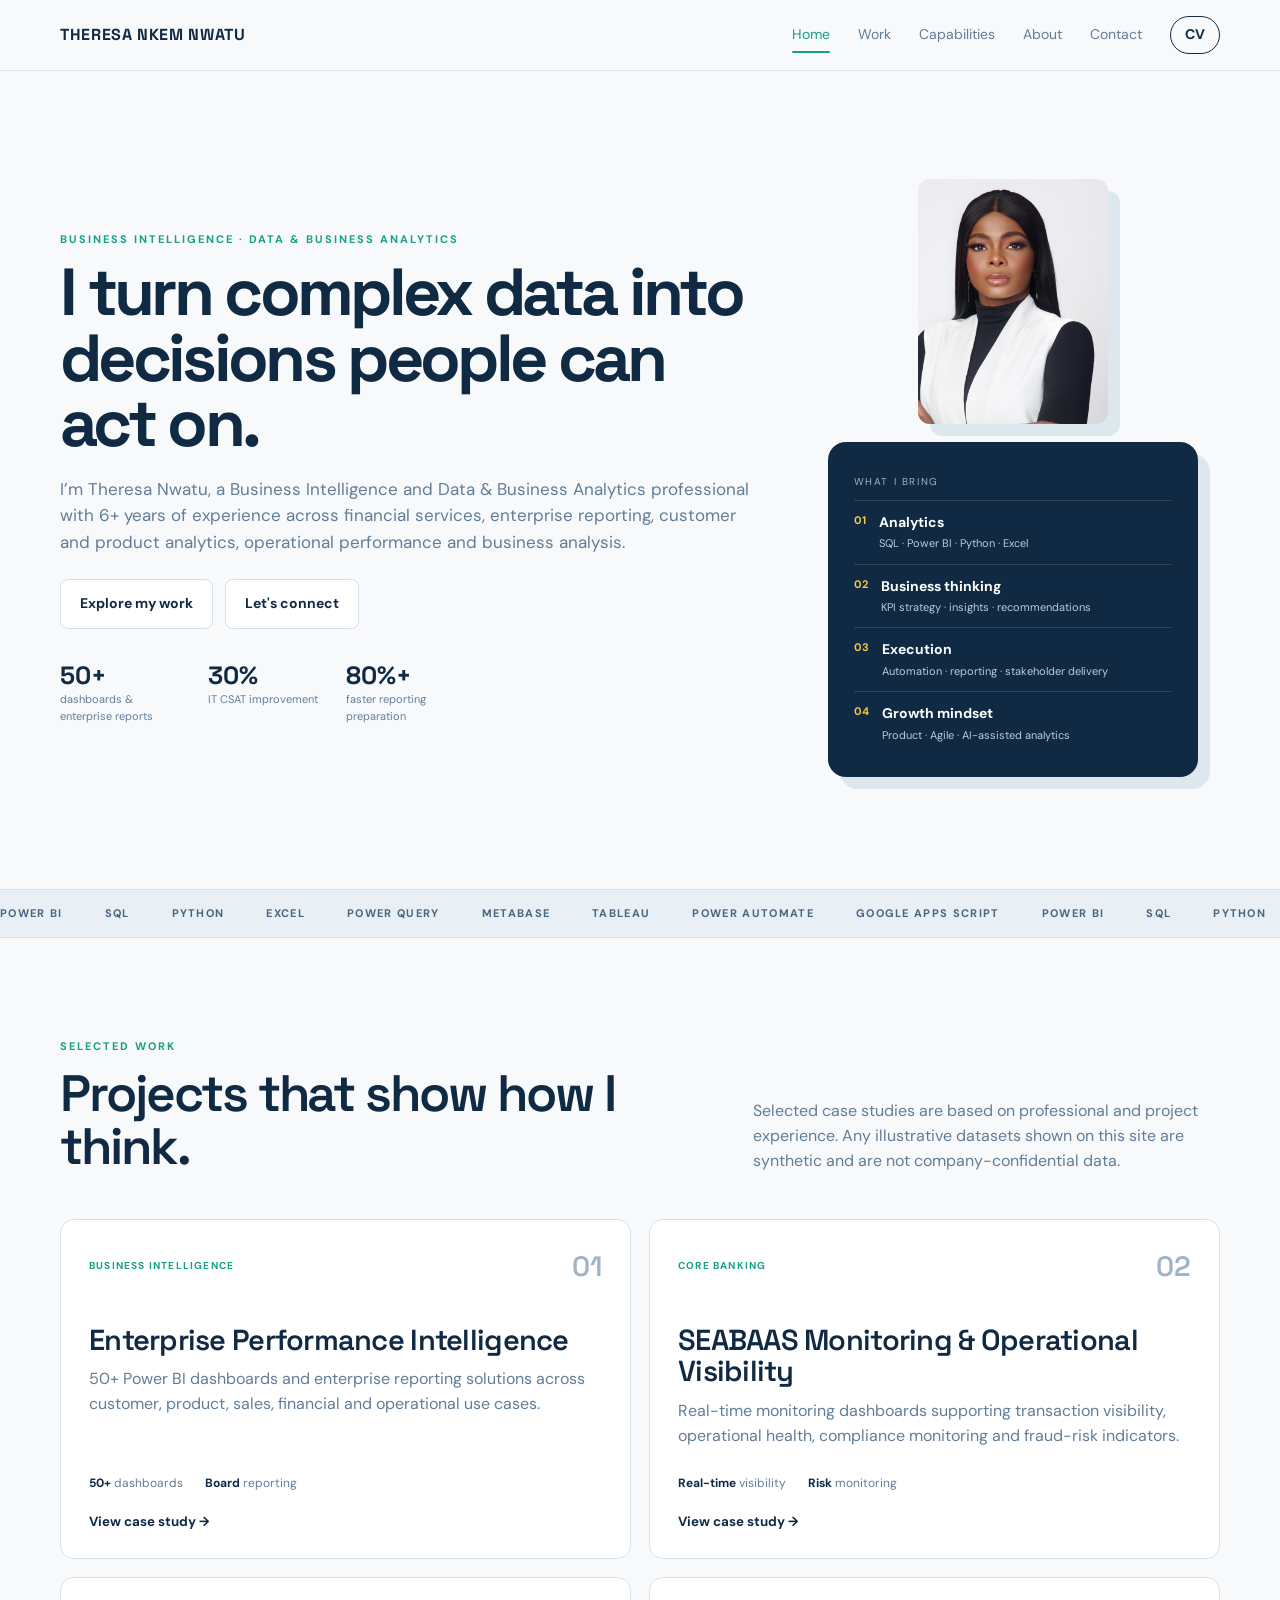
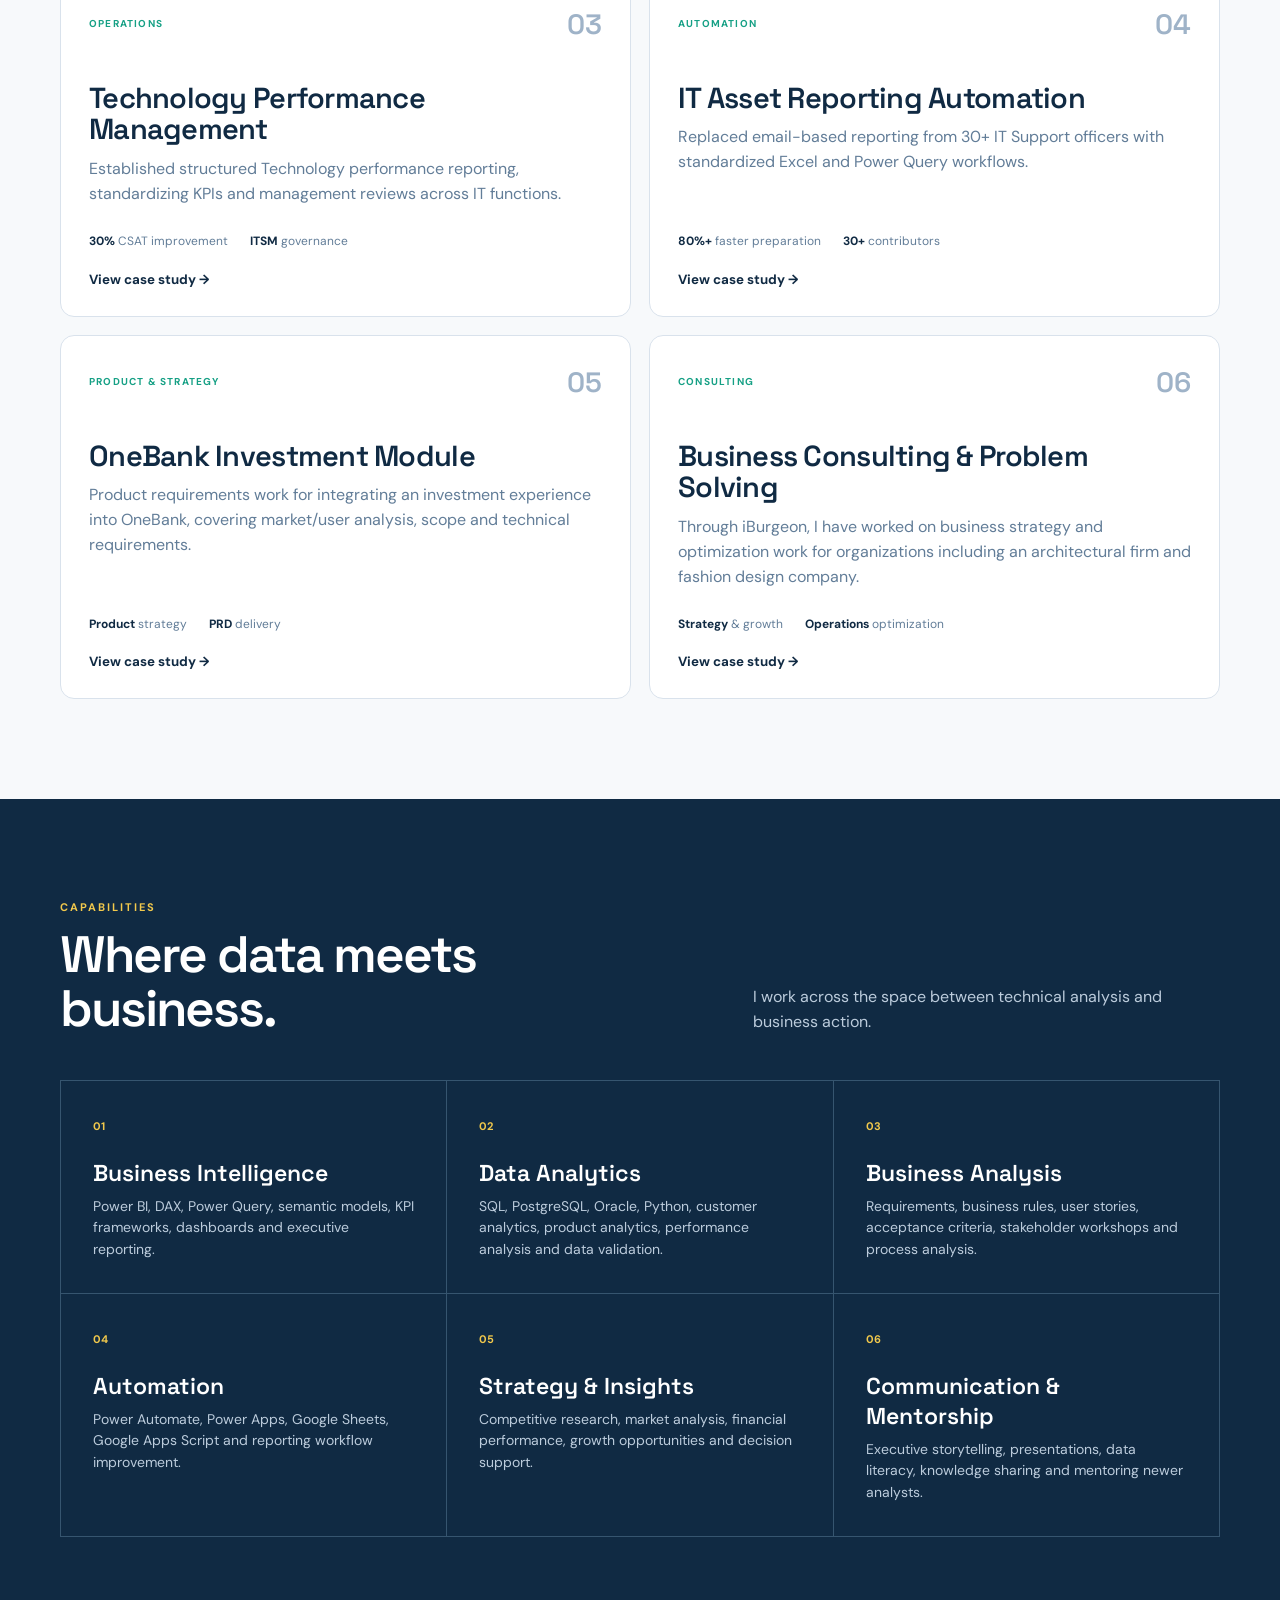
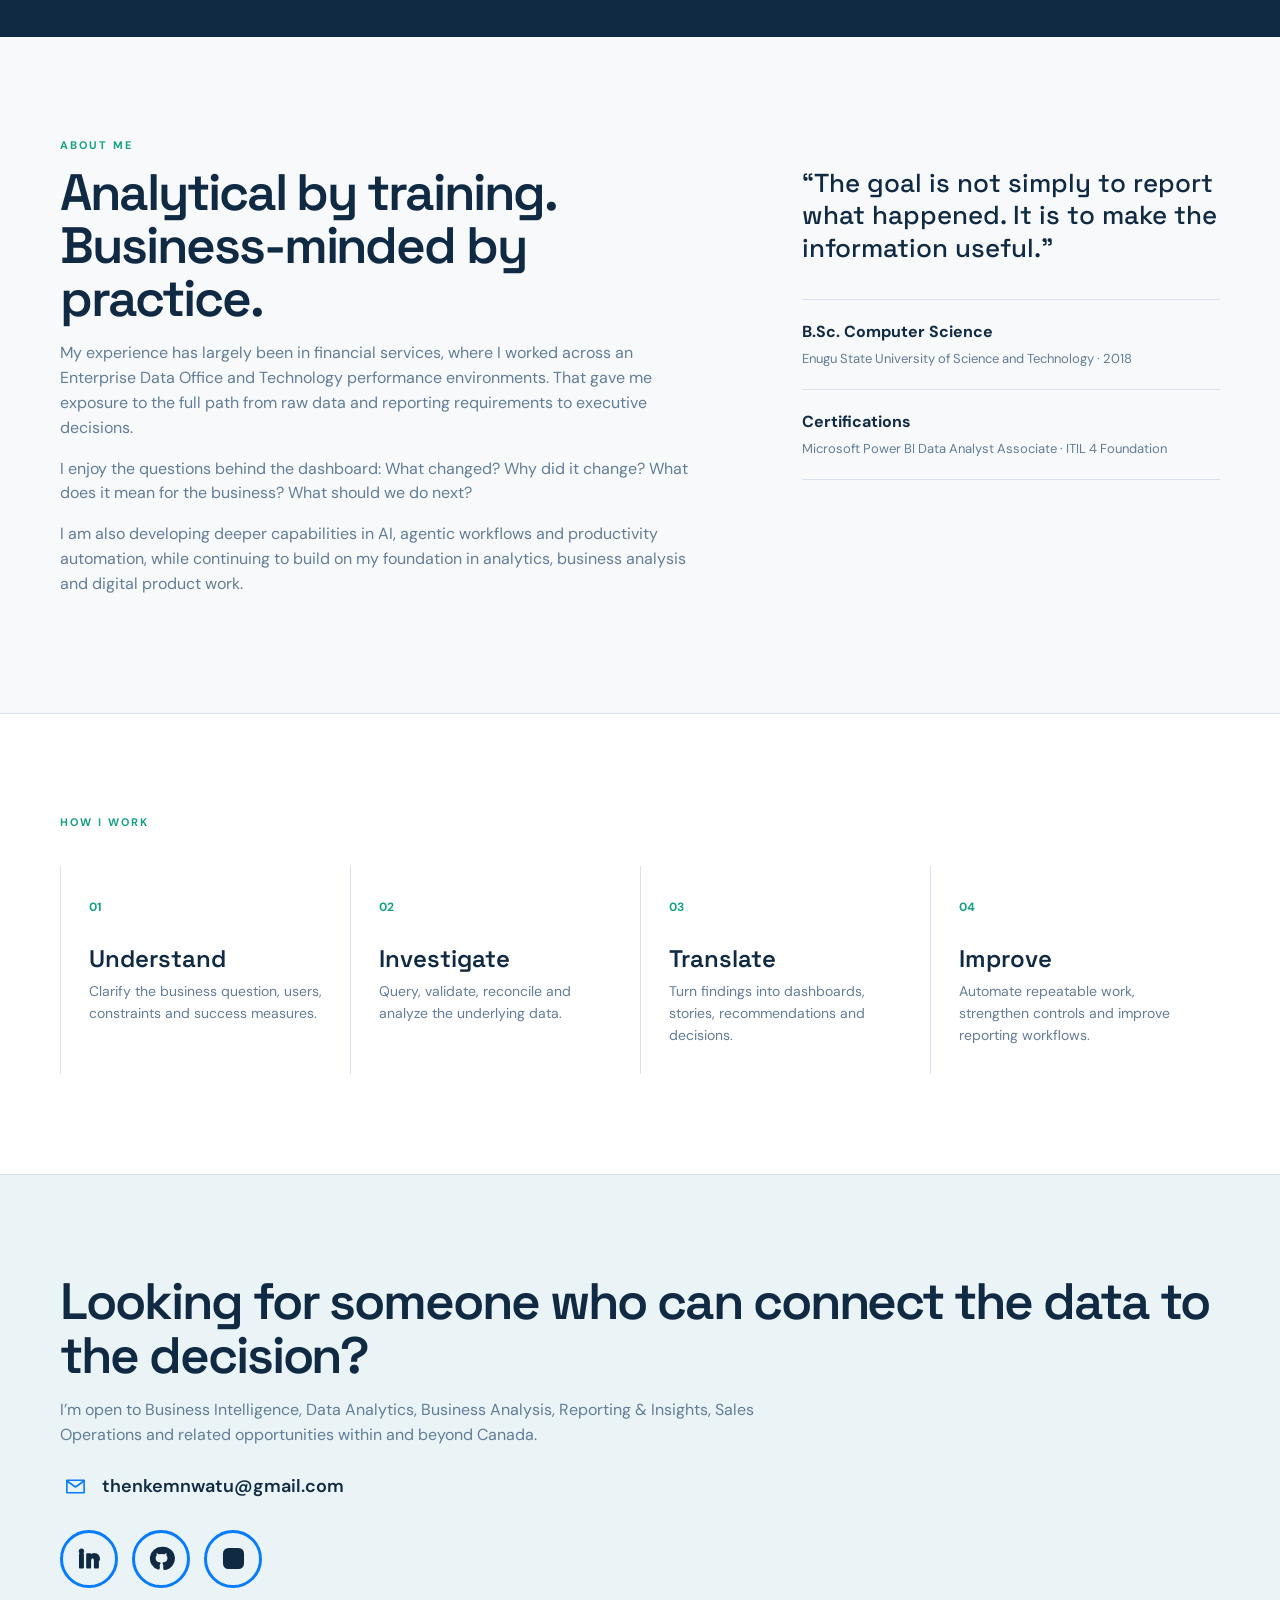
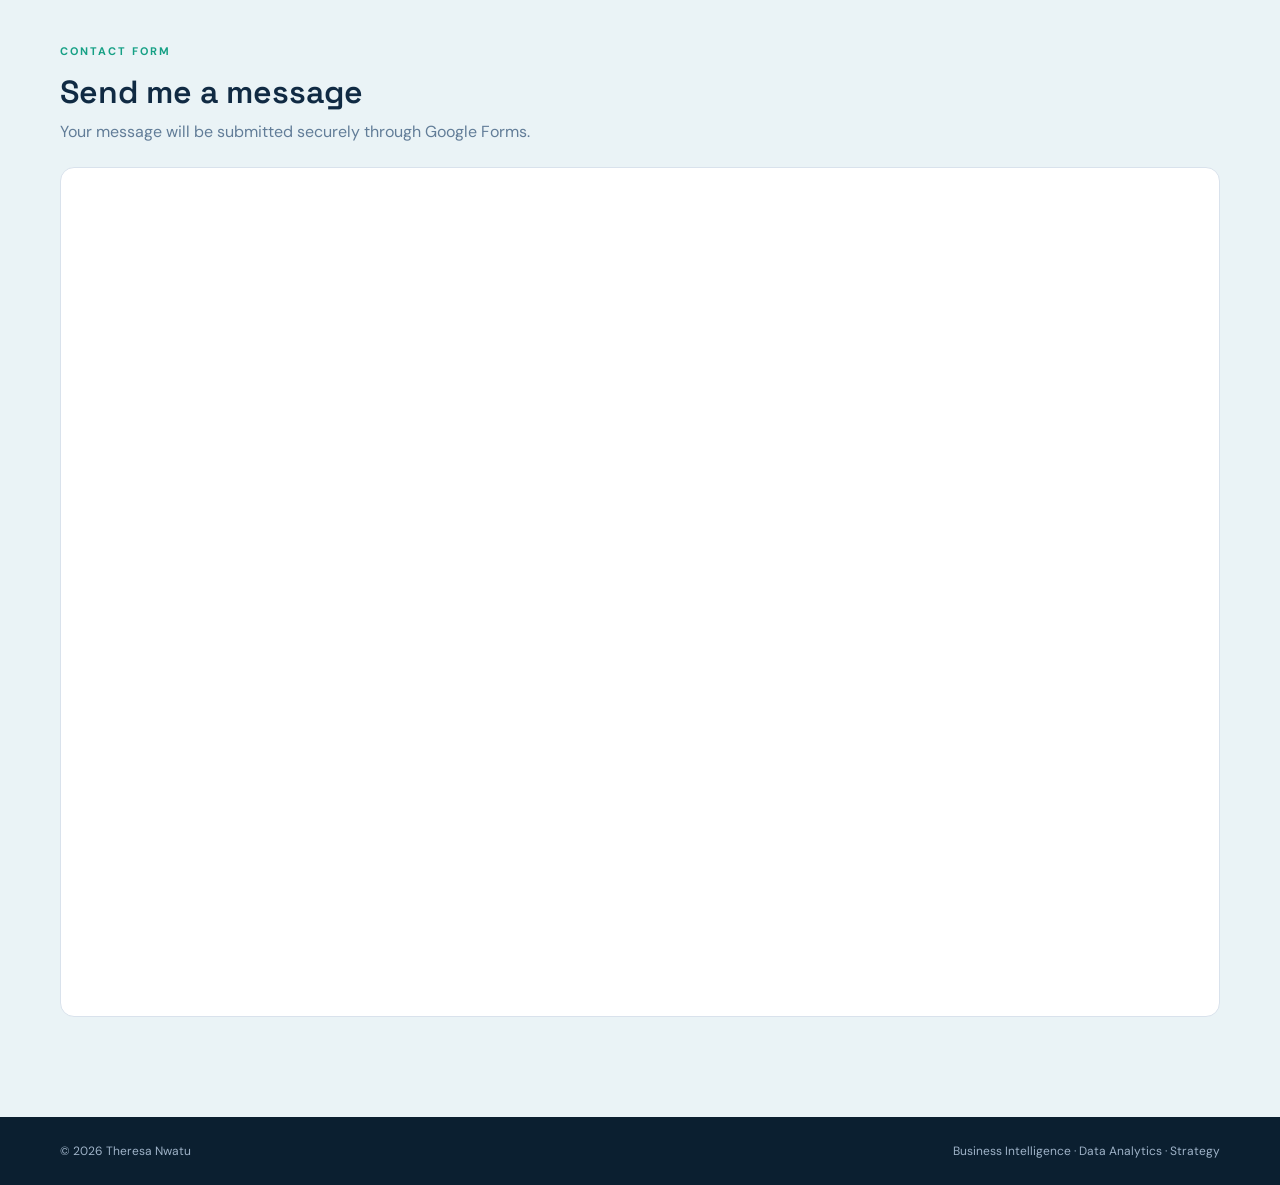
<file: index.html>
<!doctype html>
<html lang="en">
<head>
  <meta charset="utf-8">
  <meta name="viewport" content="width=device-width, initial-scale=1">
  <meta name="description" content="Theresa Nkem Nwatu">
  <meta name="theme-color" content="#102a43">
  <title>Theresa Nwatu | Business Intelligence & Data Analytics</title>
  <link rel="stylesheet" href="assets/styles.css">
</head>
<body>
  <header class="site-header">
    <nav class="nav container">
      <a class="brand" href="#top">THERESA NKEM NWATU<span></span></a>
      <div class="nav-links">
        <a class="nav-link active" href="#top" data-nav="top">Home</a>
        <a class="nav-link" href="#work" data-nav="work">Work</a>
        <a class="nav-link" href="#capabilities" data-nav="capabilities">Capabilities</a>
        <a class="nav-link" href="#about" data-nav="about">About</a>
        <a class="nav-link" href="#contact" data-nav="contact">Contact</a>
        <button class="nav-cta cv-trigger" type="button" aria-haspopup="dialog">CV</button>
      </div>
      <button class="menu" aria-label="Open menu">☰</button>
    </nav>
  </header>

  <main id="top">
    <section class="hero container">
      <div class="hero-copy">
        <p class="eyebrow">BUSINESS INTELLIGENCE · DATA & BUSINESS ANALYTICS</p>
        <h1>I turn complex data into decisions people can act on.</h1>
        <p class="hero-text">
          I’m Theresa Nwatu, a Business Intelligence and Data & Business Analytics professional with 6+ years of experience across financial services, enterprise reporting, customer and product analytics, operational performance and business analysis.
        </p>
        <div class="hero-actions">
          <a class="button primary" href="#work">Explore my work</a>
          <a class="button secondary" href="#contact">Let's connect</a>
        </div>
        <div class="proof-row">
          <div><strong>50+</strong><span>dashboards & enterprise reports</span></div>
          <div><strong>30%</strong><span>IT CSAT improvement</span></div>
          <div><strong>80%+</strong><span>faster reporting preparation</span></div>
        </div>
      </div>
      <div class="hero-side">
        <div class="hero-photo-wrap">
          <div class="hero-photo">
            <img src="assets/img/nkemme.JPG" alt="Theresa Nwatu in a professional portrait">
          </div>
        </div>
        <aside class="hero-bring" aria-label="What I bring">
          <p class="mini-label">WHAT I BRING</p>
          <div class="signal"><span>01</span><div><b>Analytics</b><small>SQL · Power BI · Python · Excel</small></div></div>
          <div class="signal"><span>02</span><div><b>Business thinking</b><small>KPI strategy · insights · recommendations</small></div></div>
          <div class="signal"><span>03</span><div><b>Execution</b><small>Automation · reporting · stakeholder delivery</small></div></div>
          <div class="signal"><span>04</span><div><b>Growth mindset</b><small>Product · Agile · AI-assisted analytics</small></div></div>
        </aside>
      </div>
    </section>

    <section class="ticker" aria-label="Tools and technologies">
      <div class="ticker-track">
        <div class="ticker-group">
          <span>POWER BI</span><span>SQL</span><span>PYTHON</span><span>EXCEL</span><span>POWER QUERY</span><span>METABASE</span><span>TABLEAU</span><span>POWER AUTOMATE</span><span>GOOGLE APPS SCRIPT</span>
        </div>
        <div class="ticker-group" aria-hidden="true">
          <span>POWER BI</span><span>SQL</span><span>PYTHON</span><span>EXCEL</span><span>POWER QUERY</span><span>METABASE</span><span>TABLEAU</span><span>POWER AUTOMATE</span><span>GOOGLE APPS SCRIPT</span>
        </div>
      </div>
    </section>

    <section id="work" class="section container">
      <div class="section-heading">
        <div><p class="eyebrow">SELECTED WORK</p><h2>Projects that show how I think.</h2></div>
        <p>Selected case studies are based on professional and project experience. Any illustrative datasets shown on this site are synthetic and are not company-confidential data.</p>
      </div>

      <div class="project-grid">
        <article class="project-card">
          <div class="project-top"><span class="tag">BUSINESS INTELLIGENCE</span><span class="number">01</span></div>
          <h3>Enterprise Performance Intelligence</h3>
          <p>50+ Power BI dashboards and enterprise reporting solutions across customer, product, sales, financial and operational use cases.</p>
          <div class="metric-strip"><span><b>50+</b> dashboards</span><span><b>Board</b> reporting</span></div>
          <button class="text-button" data-project="enterprise">View case study →</button>
        </article>

        <article class="project-card" data-project="seabaas" tabindex="0" role="button" aria-label="Open SEABAAS Monitoring & Operational Visibility case study">
          <div class="project-top"><span class="tag">CORE BANKING</span><span class="number">02</span></div>
          <h3>SEABAAS Monitoring & Operational Visibility</h3>
          <p>Real-time monitoring dashboards supporting transaction visibility, operational health, compliance monitoring and fraud-risk indicators.</p>
          <div class="metric-strip"><span><b>Real-time</b> visibility</span><span><b>Risk</b> monitoring</span></div>
          <button class="text-button" data-project="seabaas">View case study →</button>
        </article>

        <article class="project-card" data-project="itsm" tabindex="0" role="button" aria-label="Open Technology Performance Management case study">
          <div class="project-top"><span class="tag">OPERATIONS</span><span class="number">03</span></div>
          <h3>Technology Performance Management</h3>
          <p>Established structured Technology performance reporting, standardizing KPIs and management reviews across IT functions.</p>
          <div class="metric-strip"><span><b>30%</b> CSAT improvement</span><span><b>ITSM</b> governance</span></div>
          <button class="text-button" data-project="itsm">View case study →</button>
        </article>

        <article class="project-card" data-project="asset" tabindex="0" role="button" aria-label="Open IT Asset Reporting Automation case study">
          <div class="project-top"><span class="tag">AUTOMATION</span><span class="number">04</span></div>
          <h3>IT Asset Reporting Automation</h3>
          <p>Replaced email-based reporting from 30+ IT Support officers with standardized Excel and Power Query workflows.</p>
          <div class="metric-strip"><span><b>80%+</b> faster preparation</span><span><b>30+</b> contributors</span></div>
          <button class="text-button" data-project="asset">View case study →</button>
        </article>

        <article class="project-card" data-project="onebank" tabindex="0" role="button" aria-label="Open OneBank Investment Module case study">
          <div class="project-top"><span class="tag">PRODUCT & STRATEGY</span><span class="number">05</span></div>
          <h3>OneBank Investment Module</h3>
          <p>Product requirements work for integrating an investment experience into OneBank, covering market/user analysis, scope and technical requirements.</p>
          <div class="metric-strip"><span><b>Product</b> strategy</span><span><b>PRD</b> delivery</span></div>
          <button class="text-button" data-project="onebank">View case study →</button>
        </article>

        <article class="project-card" data-project="consulting" tabindex="0" role="button" aria-label="Open Business Consulting & Problem Solving case study">
          <div class="project-top"><span class="tag">CONSULTING</span><span class="number">06</span></div>
          <h3>Business Consulting & Problem Solving</h3>
          <p>Through iBurgeon, I have worked on business strategy and optimization work for organizations including an architectural firm and fashion design company.</p>
          <div class="metric-strip"><span><b>Strategy</b> & growth</span><span><b>Operations</b> optimization</span></div>
          <button class="text-button" data-project="consulting">View case study →</button>
        </article>
      </div>
    </section>

    <section id="capabilities" class="section dark">
      <div class="container">
        <div class="section-heading light">
          <div><p class="eyebrow">CAPABILITIES</p><h2>Where data meets business.</h2></div>
          <p>I work across the space between technical analysis and business action.</p>
        </div>
        <div class="capability-grid">
          <div><span>01</span><h3>Business Intelligence</h3><p>Power BI, DAX, Power Query, semantic models, KPI frameworks, dashboards and executive reporting.</p></div>
          <div><span>02</span><h3>Data Analytics</h3><p>SQL, PostgreSQL, Oracle, Python, customer analytics, product analytics, performance analysis and data validation.</p></div>
          <div><span>03</span><h3>Business Analysis</h3><p>Requirements, business rules, user stories, acceptance criteria, stakeholder workshops and process analysis.</p></div>
          <div><span>04</span><h3>Automation</h3><p>Power Automate, Power Apps, Google Sheets, Google Apps Script and reporting workflow improvement.</p></div>
          <div><span>05</span><h3>Strategy & Insights</h3><p>Competitive research, market analysis, financial performance, growth opportunities and decision support.</p></div>
          <div><span>06</span><h3>Communication & Mentorship</h3><p>Executive storytelling, presentations, data literacy, knowledge sharing and mentoring newer analysts.</p></div>
        </div>
      </div>
    </section>

    <section id="about" class="section container about">
      <div class="about-main">
        <p class="eyebrow">ABOUT ME</p>
        <h2>Analytical by training. Business-minded by practice.</h2>
        <p>My experience has largely been in financial services, where I worked across an Enterprise Data Office and Technology performance environments. That gave me exposure to the full path from raw data and reporting requirements to executive decisions.</p>
        <p>I enjoy the questions behind the dashboard: What changed? Why did it change? What does it mean for the business? What should we do next?</p>
        <p>I am also developing deeper capabilities in AI, agentic workflows and productivity automation, while continuing to build on my foundation in analytics, business analysis and digital product work.</p>
      </div>
      <aside class="about-aside">
        <div class="quote">“The goal is not simply to report what happened. It is to make the information useful.”</div>
        <div class="education"><b>B.Sc. Computer Science</b><span>Enugu State University of Science and Technology · 2018</span></div>
        <div class="education"><b>Certifications</b><span>Microsoft Power BI Data Analyst Associate · ITIL 4 Foundation</span></div>
      </aside>
    </section>

    <section class="section proof-section">
      <div class="container">
        <p class="eyebrow">HOW I WORK</p>
        <div class="process">
          <div><b>01</b><h3>Understand</h3><p>Clarify the business question, users, constraints and success measures.</p></div>
          <div><b>02</b><h3>Investigate</h3><p>Query, validate, reconcile and analyze the underlying data.</p></div>
          <div><b>03</b><h3>Translate</h3><p>Turn findings into dashboards, stories, recommendations and decisions.</p></div>
          <div><b>04</b><h3>Improve</h3><p>Automate repeatable work, strengthen controls and improve reporting workflows.</p></div>
        </div>
      </div>
    </section>

    <section id="contact" class="section contact-section">
      <div class="container contact">
        <div>
          <h2>Looking for someone who can connect the data to the decision?</h2>
          <p>I’m open to Business Intelligence, Data Analytics, Business Analysis, Reporting & Insights, Sales Operations and related opportunities within and beyond Canada.</p>
          <div class="contact-details">
            <a class="contact-detail" href="mailto:thenkemnwatu@gmail.com" aria-label="Email Theresa Nwatu">
              <span class="contact-icon" aria-hidden="true">
                <svg viewBox="0 0 24 24" focusable="false"><path d="M3 5.5h18v13H3z"/><path d="m3.5 6.5 8.5 6 8.5-6"/></svg>
              </span>
              <span>thenkemnwatu@gmail.com</span>
            </a>
          </div>
          <div class="social-links" aria-label="Social profiles">
            <a class="social-link" href="https://www.linkedin.com/in/nkem-nwatu/" target="_blank" rel="noopener" aria-label="LinkedIn">
              <svg viewBox="0 0 24 24" aria-hidden="true"><path d="M6.2 8.1H3.5V20h2.7V8.1ZM4.85 4A1.6 1.6 0 1 0 4.85 7.2 1.6 1.6 0 0 0 4.85 4ZM20.5 13.2c0-3.55-1.9-5.2-4.45-5.2-2.05 0-2.95 1.13-3.46 1.92V8.1H9.9V20h2.69v-5.9c0-1.56.3-3.08 2.24-3.08 1.91 0 1.94 1.79 1.94 3.18V20h2.73v-6.8Z"/></svg>
            </a>
            <a class="social-link" href="#" aria-label="GitHub" title="GitHub link to be added">
              <svg viewBox="0 0 24 24" aria-hidden="true"><path d="M12 2.5a9.5 9.5 0 0 0-3 18.51c.48.09.66-.21.66-.46v-1.64c-2.68.58-3.25-1.13-3.25-1.13-.44-1.11-1.08-1.41-1.08-1.41-.88-.6.07-.59.07-.59.97.07 1.48 1 1.48 1 .87 1.49 2.28 1.06 2.84.81.09-.63.34-1.06.62-1.31-2.14-.24-4.39-1.07-4.39-4.76 0-1.05.38-1.91 1-2.58-.1-.24-.43-1.22.1-2.54 0 0 .82-.26 2.62.99a9.1 9.1 0 0 1 4.77 0c1.8-1.25 2.61-.99 2.61-.99.53 1.32.2 2.3.1 2.54.62.67 1 1.53 1 2.58 0 3.7-2.26 4.52-4.41 4.76.35.31.66.92.66 1.86v2.76c0 .26.17.56.67.46A9.5 9.5 0 0 0 12 2.5Z"/></svg>
            </a>
            <a class="social-link" href="#" aria-label="Instagram" title="Instagram link to be added">
              <svg viewBox="0 0 24 24" aria-hidden="true"><rect x="3.5" y="3.5" width="17" height="17" rx="4"/><circle cx="12" cy="12" r="4"/><circle cx="17.5" cy="6.7" r="1" class="fill-dot"/></svg>
            </a>
          </div>
        </div>
      </div>
      <div class="container contact-form-wrap">
        <div class="form-heading">
          <p class="eyebrow">CONTACT FORM</p>
          <h3>Send me a message</h3>
          <p>Your message will be submitted securely through Google Forms.</p>
        </div>
        <iframe class="google-form" src="https://docs.google.com/forms/d/e/1FAIpQLSd_c45L5feqC8FI1ErQoqYga1410mEdwubpINJQi4ADun357w/viewform?embedded=true" title="Contact Theresa Nwatu" loading="lazy">Loading…</iframe>
      </div>
    </section>
  </main>

  <footer class="footer"><div class="container"><span>© 2026 Theresa Nwatu</span><span>Business Intelligence · Data Analytics · Strategy</span></div></footer>

  <div class="cv-modal" id="cv-modal" aria-hidden="true">
    <div class="cv-modal-panel" role="dialog" aria-modal="true" aria-labelledby="cv-modal-title">
      <button class="modal-close cv-modal-close" aria-label="Close CV options">×</button>
      <p class="eyebrow">CURRICULUM VITAE</p>
      <h2 id="cv-modal-title">Theresa Nwatu</h2>
      <p class="cv-modal-copy">Choose how you would like to view my CV.</p>
      <div class="cv-actions">
        <a class="button primary" href="cv.html" target="_blank" rel="noopener">View CV</a>
        <a class="button secondary" href="Theresa_Nwatu_Public_CV.docx" download>Download CV</a>
      </div>
    </div>
  </div>

  <div class="modal" id="modal" aria-hidden="true">
    <div class="modal-panel">
      <button class="modal-close" aria-label="Close">×</button>
      <div id="modal-content"></div>
    </div>
  </div>
  <script src="assets/script.js"></script>
</body>
</html>
</file>
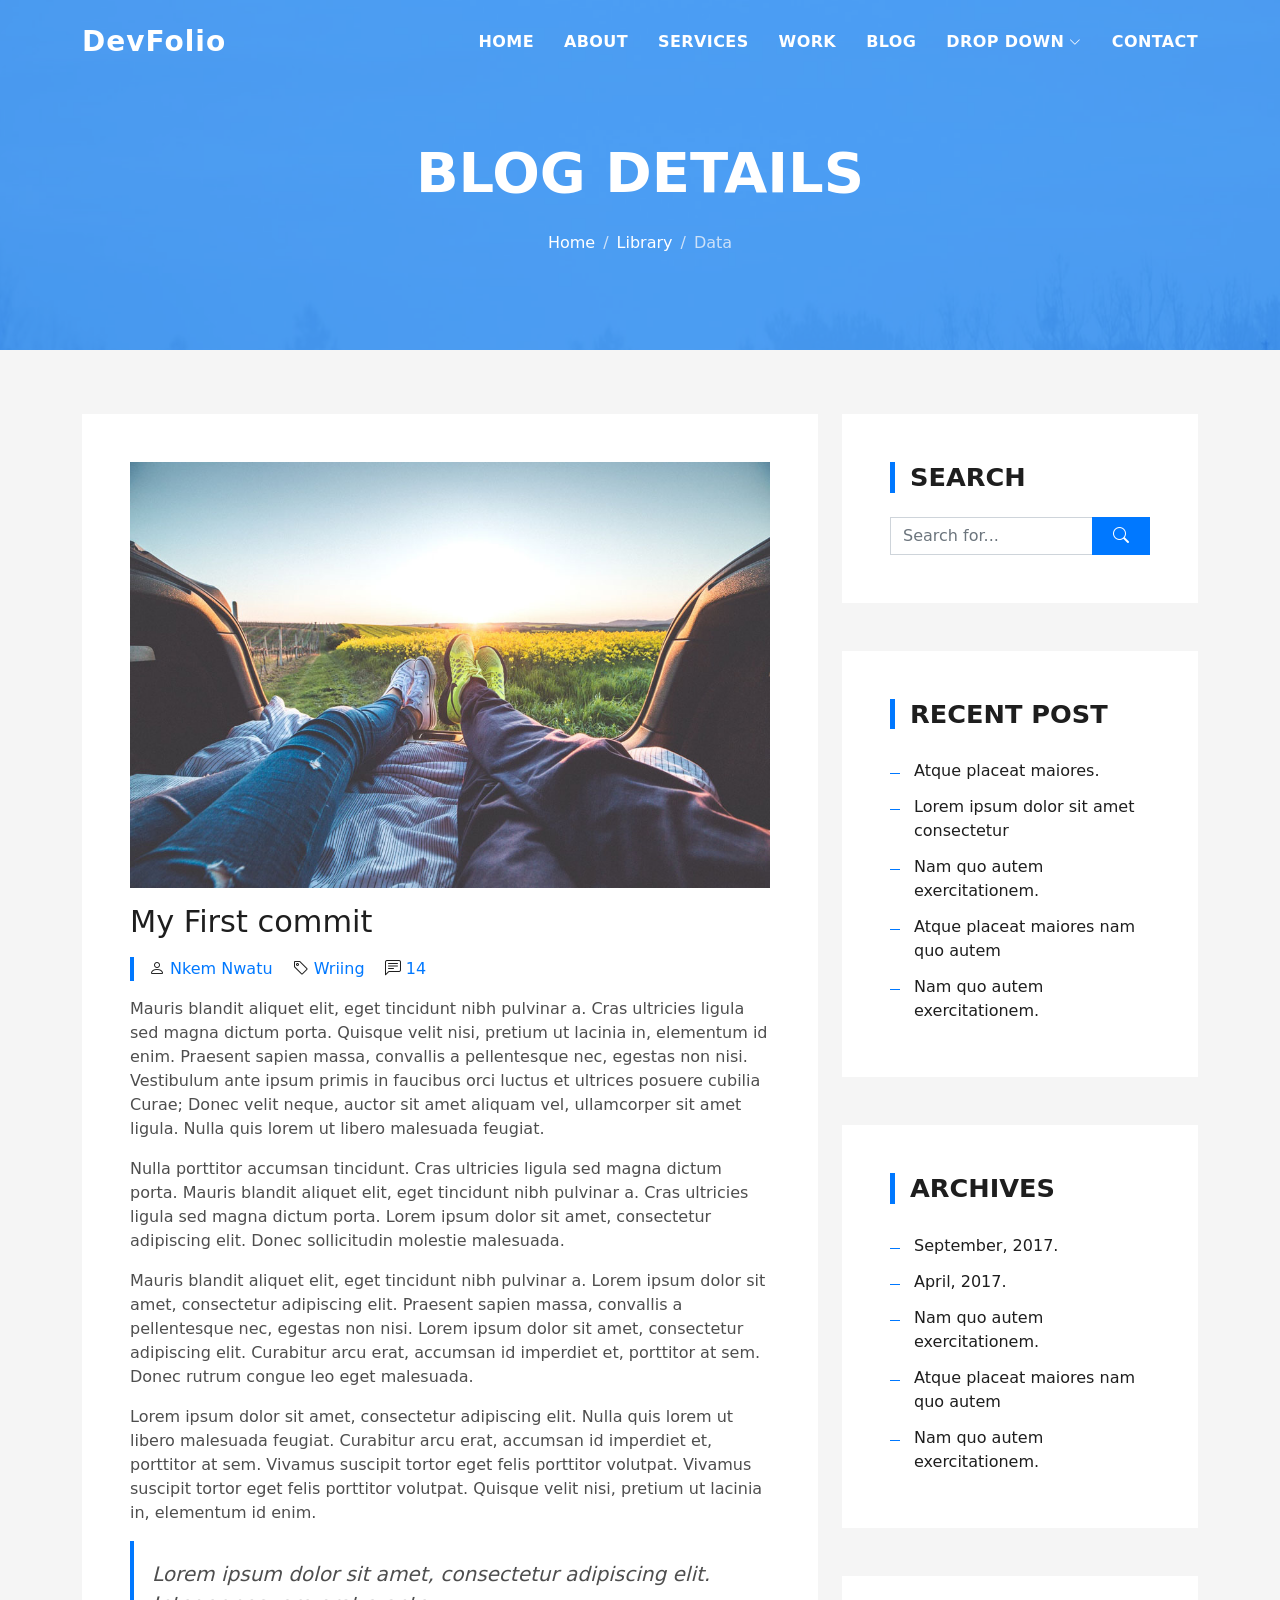
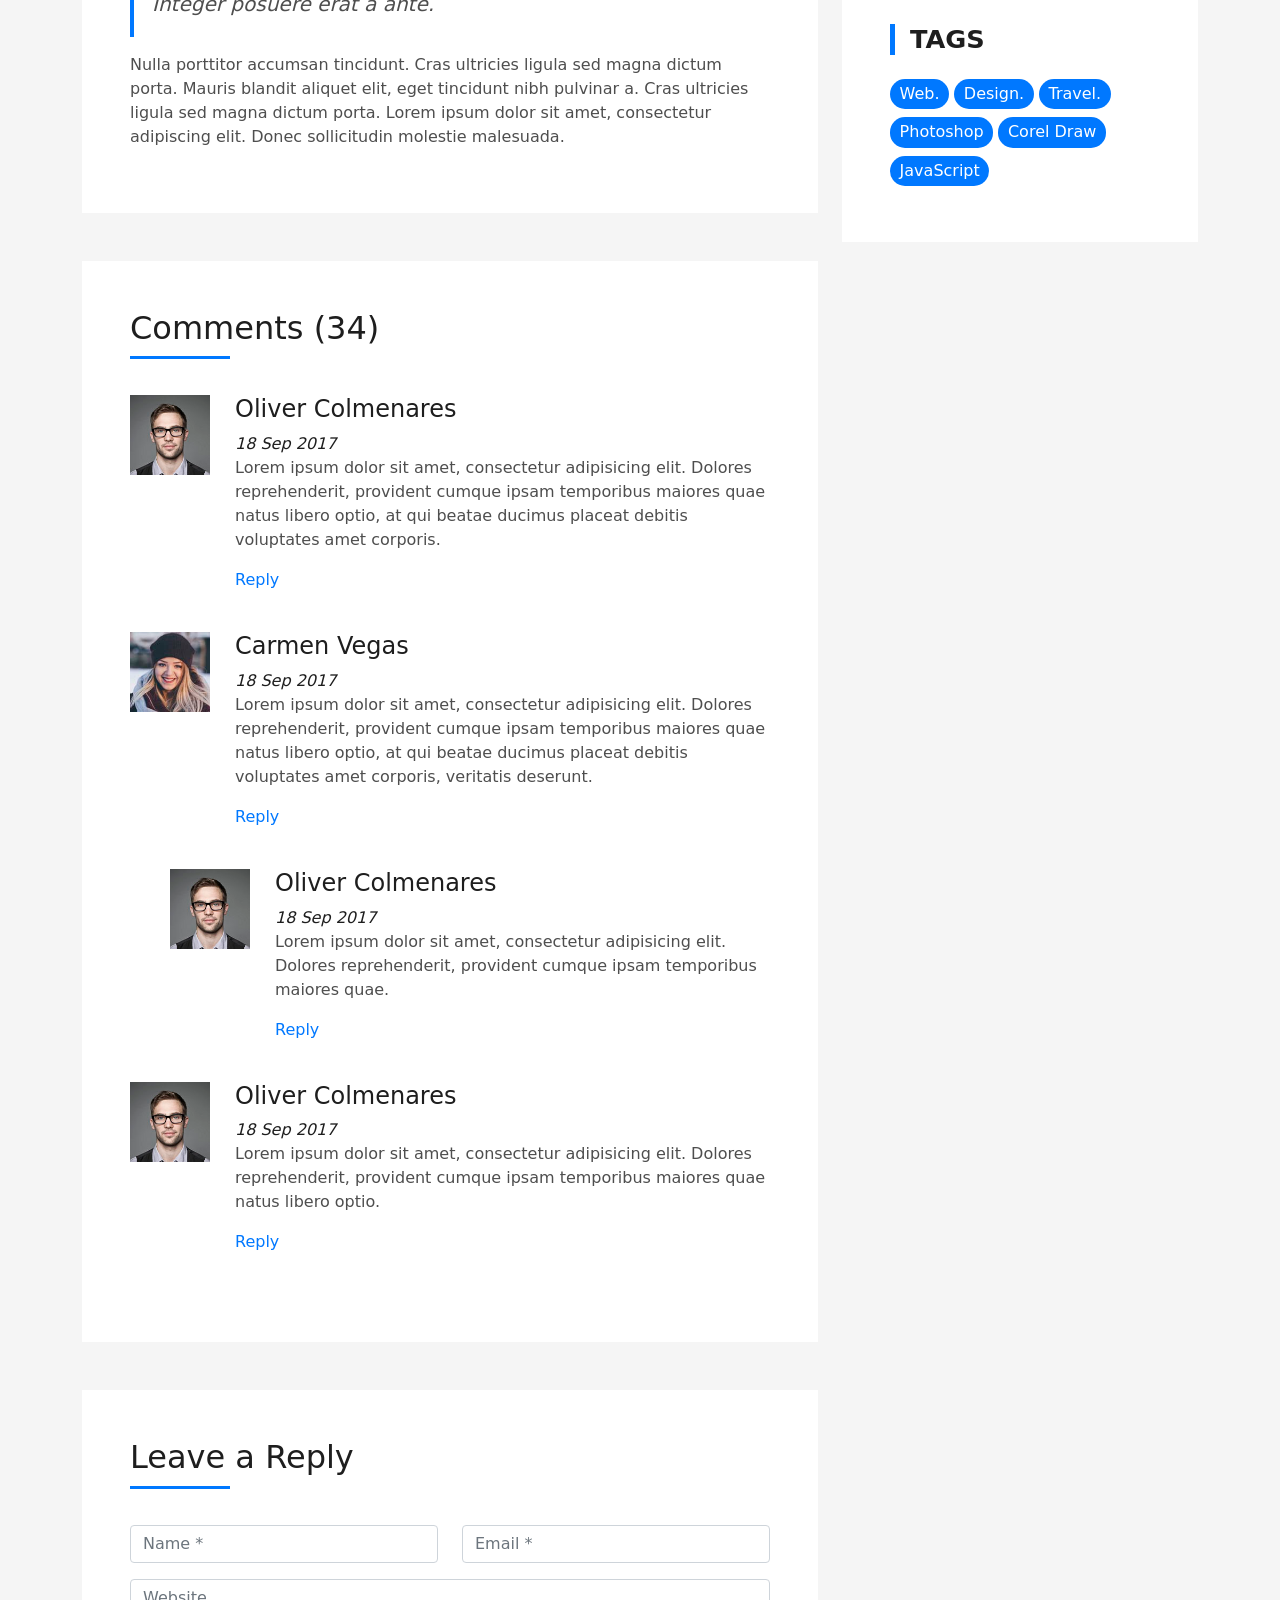
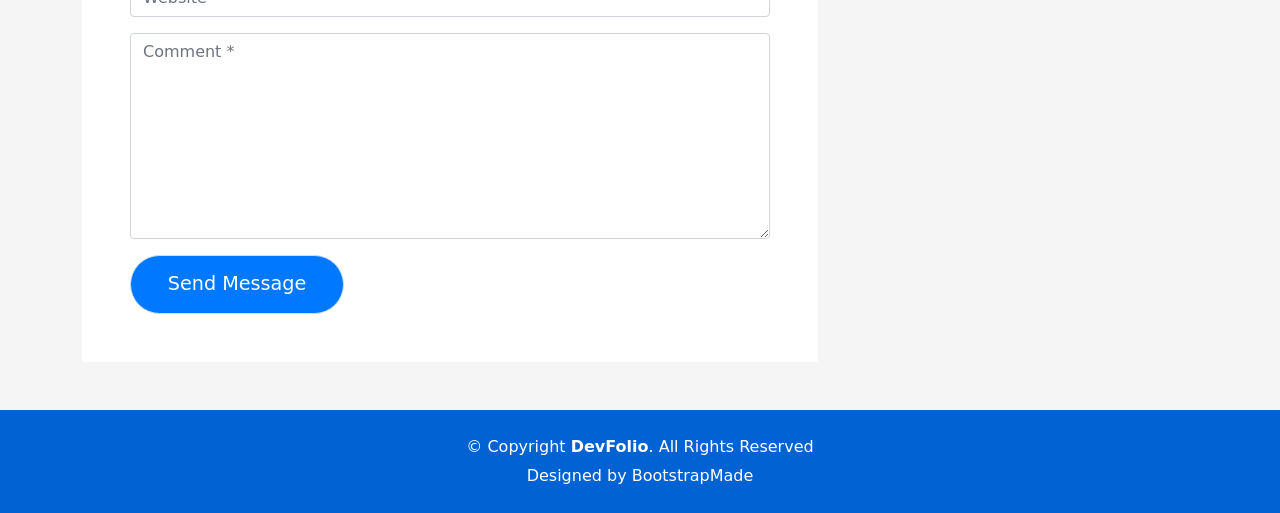
<file: blog-single.html>
<!DOCTYPE html>
<html lang="en">

<head>
  <meta charset="utf-8">
  <meta content="width=device-width, initial-scale=1.0" name="viewport">

  <title>Nkem Nwatu Blog contents</title>
  <meta content="" name="description">
  <meta content="" name="keywords">

  <!-- Favicons -->
  <link href="assets/img/favicon.png" rel="icon">
  <link href="assets/img/apple-touch-icon.png" rel="apple-touch-icon">

  <!-- Vendor CSS Files -->
  <link href="assets/vendor/bootstrap/css/bootstrap.min.css" rel="stylesheet">
  <link href="assets/vendor/bootstrap-icons/bootstrap-icons.css" rel="stylesheet">
  <link href="assets/vendor/glightbox/css/glightbox.min.css" rel="stylesheet">
  <link href="assets/vendor/swiper/swiper-bundle.min.css" rel="stylesheet">

  <!-- Template Main CSS File -->
  <link href="assets/css/style.css" rel="stylesheet">

  <!-- =======================================================
  * Template Name: DevFolio - v4.7.1
  * Template URL: https://bootstrapmade.com/devfolio-bootstrap-portfolio-html-template/
  * Author: BootstrapMade.com
  * License: https://bootstrapmade.com/license/
  ======================================================== -->
</head>

<body>

  <!-- ======= Header ======= -->
  <header id="header" class="fixed-top">
    <div class="container d-flex align-items-center justify-content-between">

      <h1 class="logo"><a href="index.html">DevFolio</a></h1>
      <!-- Uncomment below if you prefer to use an image logo -->
      <!-- <a href="index.html" class="logo"><img src="assets/img/logo.png" alt="" class="img-fluid"></a>-->

      <nav id="navbar" class="navbar">
        <ul>
          <li><a class="nav-link scrollto " href="#hero">Home</a></li>
          <li><a class="nav-link scrollto" href="#about">About</a></li>
          <li><a class="nav-link scrollto" href="#services">Services</a></li>
          <li><a class="nav-link scrollto " href="#work">Work</a></li>
          <li><a class="nav-link scrollto " href="#blog">Blog</a></li>
          <li class="dropdown"><a href="#"><span>Drop Down</span> <i class="bi bi-chevron-down"></i></a>
            <ul>
              <li><a href="#">Drop Down 1</a></li>
              <li class="dropdown"><a href="#"><span>Deep Drop Down</span> <i class="bi bi-chevron-right"></i></a>
                <ul>
                  <li><a href="#">Deep Drop Down 1</a></li>
                  <li><a href="#">Deep Drop Down 2</a></li>
                  <li><a href="#">Deep Drop Down 3</a></li>
                  <li><a href="#">Deep Drop Down 4</a></li>
                  <li><a href="#">Deep Drop Down 5</a></li>
                </ul>
              </li>
              <li><a href="#">Drop Down 2</a></li>
              <li><a href="#">Drop Down 3</a></li>
              <li><a href="#">Drop Down 4</a></li>
            </ul>
          </li>
          <li><a class="nav-link scrollto" href="#contact">Contact</a></li>
        </ul>
        <i class="bi bi-list mobile-nav-toggle"></i>
      </nav><!-- .navbar -->

    </div>
  </header><!-- End Header -->

  <div class="hero hero-single route bg-image" style="background-image: url(assets/img/overlay-bg.jpg)">
    <div class="overlay-mf"></div>
    <div class="hero-content display-table">
      <div class="table-cell">
        <div class="container">
          <h2 class="hero-title mb-4">Blog Details</h2>
          <ol class="breadcrumb d-flex justify-content-center">
            <li class="breadcrumb-item">
              <a href="#">Home</a>
            </li>
            <li class="breadcrumb-item">
              <a href="#">Library</a>
            </li>
            <li class="breadcrumb-item active">Data</li>
          </ol>
        </div>
      </div>
    </div>
  </div>

  <main id="main">

    <!-- ======= Blog Single Section ======= -->
    <section class="blog-wrapper sect-pt4" id="blog">
      <div class="container">
        <div class="row">
          <div class="col-md-8">
            <div class="post-box">
              <div class="post-thumb">
                <img src="assets/img/post-1.jpg" class="img-fluid" alt="">
              </div>
              <div class="post-meta">
                <h1 class="article-title">My First commit</h1>
                <ul>
                  <li>
                    <span class="bi bi-person"></span>
                    <a href="#">Nkem Nwatu</a>
                  </li>
                  <li>
                    <span class="bi bi-tag"></span>
                    <a href="#">Wriing</a>
                  </li>
                  <li>
                    <span class="bi bi-chat-left-text"></span>
                    <a href="https://profnkem.medium.com/this-is-my-first-commit-b633832dcaf7">14</a>
                  </li>
                </ul>
              </div>
              <div class="article-content">
                <p>
                  Mauris blandit aliquet elit, eget tincidunt nibh pulvinar a. Cras ultricies ligula sed magna dictum
                  porta. Quisque velit
                  nisi, pretium ut lacinia in, elementum id enim. Praesent sapien massa, convallis a pellentesque
                  nec, egestas non nisi. Vestibulum ante ipsum primis in faucibus orci luctus et ultrices posuere
                  cubilia Curae; Donec velit neque, auctor sit amet aliquam vel, ullamcorper sit amet ligula.
                  Nulla quis lorem ut libero malesuada feugiat.
                </p>
                <p>
                  Nulla porttitor accumsan tincidunt. Cras ultricies ligula sed magna dictum porta. Mauris blandit
                  aliquet elit, eget tincidunt
                  nibh pulvinar a. Cras ultricies ligula sed magna dictum porta. Lorem ipsum dolor sit amet,
                  consectetur adipiscing elit. Donec sollicitudin molestie malesuada.
                </p>
                <p>
                  Mauris blandit aliquet elit, eget tincidunt nibh pulvinar a. Lorem ipsum dolor sit amet, consectetur
                  adipiscing elit. Praesent
                  sapien massa, convallis a pellentesque nec, egestas non nisi. Lorem ipsum dolor sit amet,
                  consectetur adipiscing elit. Curabitur arcu erat, accumsan id imperdiet et, porttitor at
                  sem. Donec rutrum congue leo eget malesuada.
                </p>
                <p>
                  Lorem ipsum dolor sit amet, consectetur adipiscing elit. Nulla quis lorem ut libero malesuada feugiat.
                  Curabitur arcu erat,
                  accumsan id imperdiet et, porttitor at sem. Vivamus suscipit tortor eget felis porttitor
                  volutpat. Vivamus suscipit tortor eget felis porttitor volutpat. Quisque velit nisi, pretium
                  ut lacinia in, elementum id enim.
                </p>
                <blockquote class="blockquote">
                  <p class="mb-0">Lorem ipsum dolor sit amet, consectetur adipiscing elit. Integer posuere erat a ante.</p>
                </blockquote>
                <p>
                  Nulla porttitor accumsan tincidunt. Cras ultricies ligula sed magna dictum porta. Mauris blandit
                  aliquet elit, eget tincidunt
                  nibh pulvinar a. Cras ultricies ligula sed magna dictum porta. Lorem ipsum dolor sit amet,
                  consectetur adipiscing elit. Donec sollicitudin molestie malesuada.
                </p>
              </div>
            </div>
            <div class="box-comments">
              <div class="title-box-2">
                <h4 class="title-comments title-left">Comments (34)</h4>
              </div>
              <ul class="list-comments">
                <li>
                  <div class="comment-avatar">
                    <img src="assets/img/testimonial-2.jpg" alt="">
                  </div>
                  <div class="comment-details">
                    <h4 class="comment-author">Oliver Colmenares</h4>
                    <span>18 Sep 2017</span>
                    <p>
                      Lorem ipsum dolor sit amet, consectetur adipisicing elit. Dolores reprehenderit, provident cumque
                      ipsam temporibus maiores
                      quae natus libero optio, at qui beatae ducimus placeat debitis voluptates amet corporis.
                    </p>
                    <a href="3">Reply</a>
                  </div>
                </li>
                <li>
                  <div class="comment-avatar">
                    <img src="assets/img/testimonial-4.jpg" alt="">
                  </div>
                  <div class="comment-details">
                    <h4 class="comment-author">Carmen Vegas</h4>
                    <span>18 Sep 2017</span>
                    <p>
                      Lorem ipsum dolor sit amet, consectetur adipisicing elit. Dolores reprehenderit, provident cumque
                      ipsam temporibus maiores
                      quae natus libero optio, at qui beatae ducimus placeat debitis voluptates amet corporis,
                      veritatis deserunt.
                    </p>
                    <a href="3">Reply</a>
                  </div>
                </li>
                <li class="comment-children">
                  <div class="comment-avatar">
                    <img src="assets/img/testimonial-2.jpg" alt="">
                  </div>
                  <div class="comment-details">
                    <h4 class="comment-author">Oliver Colmenares</h4>
                    <span>18 Sep 2017</span>
                    <p>
                      Lorem ipsum dolor sit amet, consectetur adipisicing elit. Dolores reprehenderit, provident cumque
                      ipsam temporibus maiores
                      quae.
                    </p>
                    <a href="3">Reply</a>
                  </div>
                </li>
                <li>
                  <div class="comment-avatar">
                    <img src="assets/img/testimonial-2.jpg" alt="">
                  </div>
                  <div class="comment-details">
                    <h4 class="comment-author">Oliver Colmenares</h4>
                    <span>18 Sep 2017</span>
                    <p>
                      Lorem ipsum dolor sit amet, consectetur adipisicing elit. Dolores reprehenderit, provident cumque
                      ipsam temporibus maiores
                      quae natus libero optio.
                    </p>
                    <a href="3">Reply</a>
                  </div>
                </li>
              </ul>
            </div>
            <div class="form-comments">
              <div class="title-box-2">
                <h3 class="title-left">
                  Leave a Reply
                </h3>
              </div>
              <form class="form-mf">
                <div class="row">
                  <div class="col-md-6 mb-3">
                    <div class="form-group">
                      <input type="text" class="form-control input-mf" id="inputName" placeholder="Name *" required>
                    </div>
                  </div>
                  <div class="col-md-6 mb-3">
                    <div class="form-group">
                      <input type="email" class="form-control input-mf" id="inputEmail1" placeholder="Email *" required>
                    </div>
                  </div>
                  <div class="col-md-12 mb-3">
                    <div class="form-group">
                      <input type="url" class="form-control input-mf" id="inputUrl" placeholder="Website">
                    </div>
                  </div>
                  <div class="col-md-12 mb-3">
                    <div class="form-group">
                      <textarea id="textMessage" class="form-control input-mf" placeholder="Comment *" name="message" cols="45" rows="8" required></textarea>
                    </div>
                  </div>
                  <div class="col-md-12">
                    <button type="submit" class="button button-a button-big button-rouded">Send Message</button>
                  </div>
                </div>
              </form>
            </div>
          </div>
          <div class="col-md-4">
            <div class="widget-sidebar sidebar-search">
              <h5 class="sidebar-title">Search</h5>
              <div class="sidebar-content">
                <form>
                  <div class="input-group">
                    <input type="text" class="form-control" placeholder="Search for..." aria-label="Search for...">
                    <span class="input-group-btn">
                      <button class="btn btn-secondary btn-search" type="button">
                        <span class="bi bi-search"></span>
                      </button>
                    </span>
                  </div>
                </form>
              </div>
            </div>
            <div class="widget-sidebar">
              <h5 class="sidebar-title">Recent Post</h5>
              <div class="sidebar-content">
                <ul class="list-sidebar">
                  <li>
                    <a href="#">Atque placeat maiores.</a>
                  </li>
                  <li>
                    <a href="#">Lorem ipsum dolor sit amet consectetur</a>
                  </li>
                  <li>
                    <a href="#">Nam quo autem exercitationem.</a>
                  </li>
                  <li>
                    <a href="#">Atque placeat maiores nam quo autem</a>
                  </li>
                  <li>
                    <a href="#">Nam quo autem exercitationem.</a>
                  </li>
                </ul>
              </div>
            </div>
            <div class="widget-sidebar">
              <h5 class="sidebar-title">Archives</h5>
              <div class="sidebar-content">
                <ul class="list-sidebar">
                  <li>
                    <a href="#">September, 2017.</a>
                  </li>
                  <li>
                    <a href="#">April, 2017.</a>
                  </li>
                  <li>
                    <a href="#">Nam quo autem exercitationem.</a>
                  </li>
                  <li>
                    <a href="#">Atque placeat maiores nam quo autem</a>
                  </li>
                  <li>
                    <a href="#">Nam quo autem exercitationem.</a>
                  </li>
                </ul>
              </div>
            </div>
            <div class="widget-sidebar widget-tags">
              <h5 class="sidebar-title">Tags</h5>
              <div class="sidebar-content">
                <ul>
                  <li>
                    <a href="#">Web.</a>
                  </li>
                  <li>
                    <a href="#">Design.</a>
                  </li>
                  <li>
                    <a href="#">Travel.</a>
                  </li>
                  <li>
                    <a href="#">Photoshop</a>
                  </li>
                  <li>
                    <a href="#">Corel Draw</a>
                  </li>
                  <li>
                    <a href="#">JavaScript</a>
                  </li>
                </ul>
              </div>
            </div>
          </div>
        </div>
      </div>
    </section><!-- End Blog Single Section -->

  </main><!-- End #main -->

  <!-- ======= Footer ======= -->
  <footer>
    <div class="container">
      <div class="row">
        <div class="col-sm-12">
          <div class="copyright-box">
            <p class="copyright">&copy; Copyright <strong>DevFolio</strong>. All Rights Reserved</p>
            <div class="credits">
              <!--
              All the links in the footer should remain intact.
              You can delete the links only if you purchased the pro version.
              Licensing information: https://bootstrapmade.com/license/
              Purchase the pro version with working PHP/AJAX contact form: https://bootstrapmade.com/buy/?theme=DevFolio
            -->
              Designed by <a href="https://bootstrapmade.com/">BootstrapMade</a>
            </div>
          </div>
        </div>
      </div>
    </div>
  </footer><!-- End  Footer -->

  <div id="preloader"></div>
  <a href="#" class="back-to-top d-flex align-items-center justify-content-center"><i class="bi bi-arrow-up-short"></i></a>

  <!-- Vendor JS Files -->
  <script src="assets/vendor/purecounter/purecounter.js"></script>
  <script src="assets/vendor/bootstrap/js/bootstrap.bundle.min.js"></script>
  <script src="assets/vendor/glightbox/js/glightbox.min.js"></script>
  <script src="assets/vendor/swiper/swiper-bundle.min.js"></script>
  <script src="assets/vendor/typed.js/typed.min.js"></script>
  <script src="assets/vendor/php-email-form/validate.js"></script>

  <!-- Template Main JS File -->
  <script src="assets/js/main.js"></script>

</body>

</html>
</file>
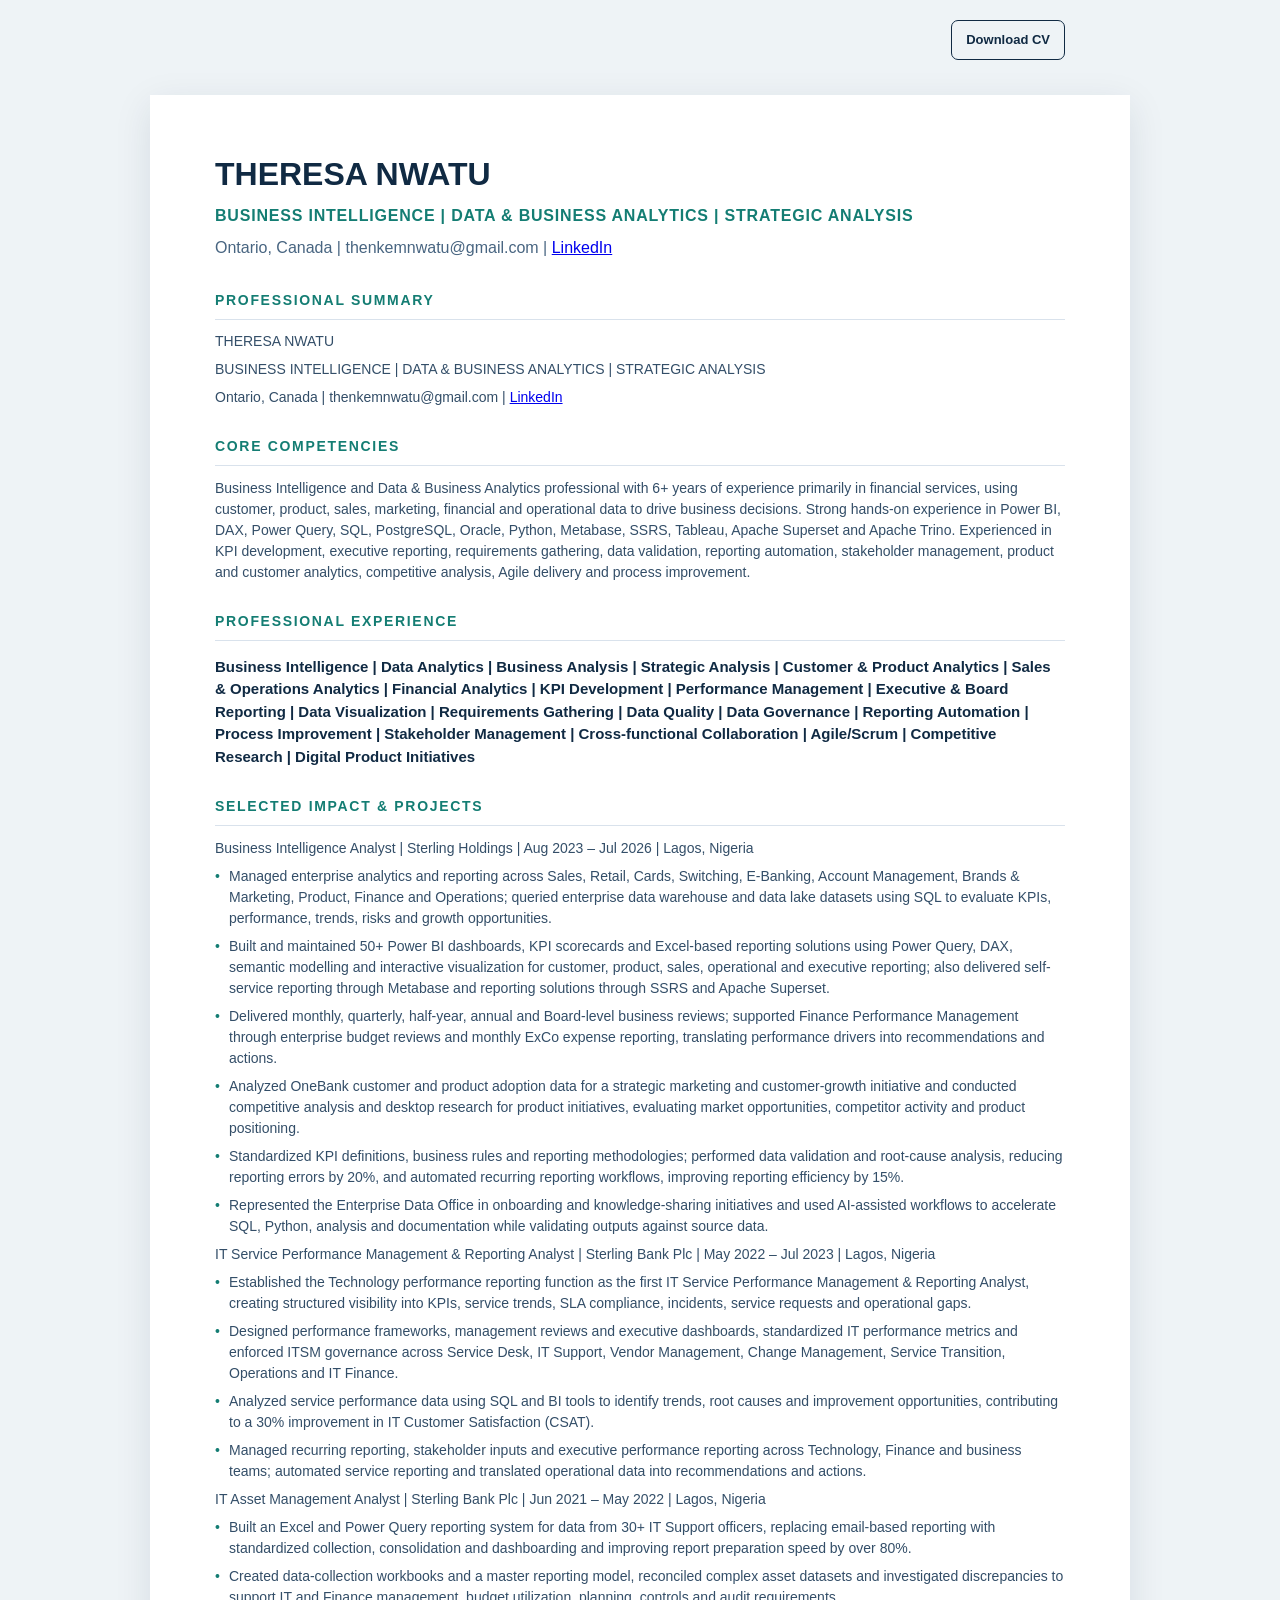
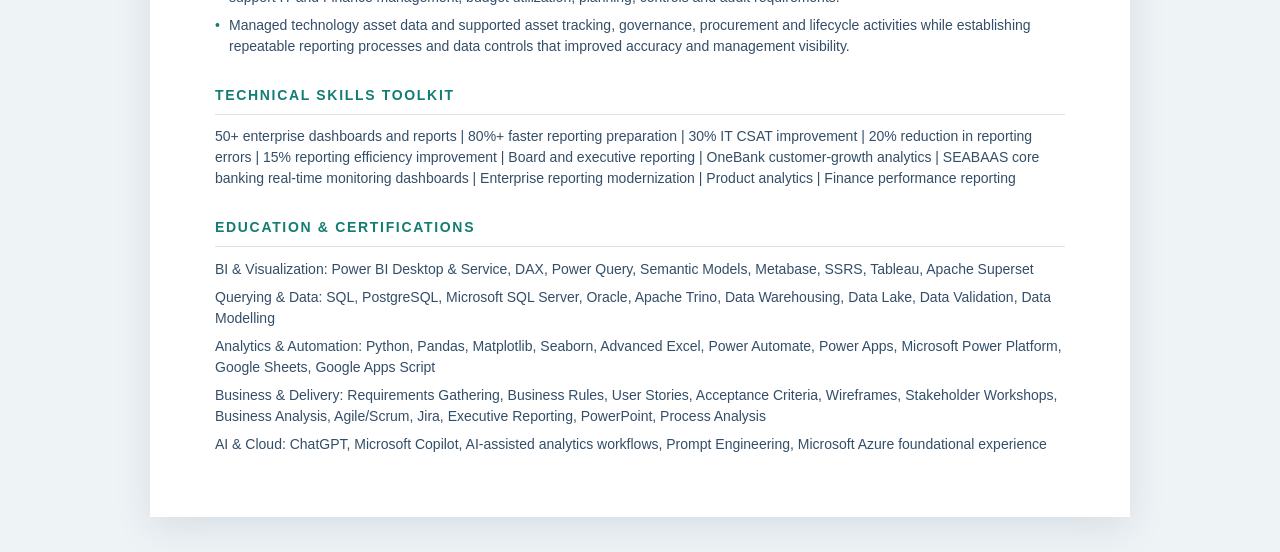
<file: cv.html>
<!doctype html><html lang="en"><head><meta charset="utf-8"><meta name="viewport" content="width=device-width, initial-scale=1"><title>Theresa Nwatu | CV</title><style>body{margin:0;background:#eef3f6;color:#102a43;font-family:Arial,sans-serif;line-height:1.5}.page{max-width:850px;margin:35px auto;background:white;padding:55px 65px;box-shadow:0 10px 35px rgba(16,42,67,.1)}h1{font-size:32px;margin:0 0 6px}.subtitle{font-weight:700;letter-spacing:.05em;color:#147d73}.contact{color:#486581;margin:8px 0 30px}h2{font-size:14px;letter-spacing:.12em;border-bottom:1px solid #d9e2ec;padding-bottom:8px;margin-top:28px;color:#147d73}h3{font-size:15px;margin:15px 0 6px}p{margin:7px 0;color:#334e68;font-size:14px}.bullet{padding-left:14px;position:relative}.bullet:before{content:'•';position:absolute;left:0;color:#147d73}.toolbar{max-width:850px;margin:20px auto 0;display:flex;justify-content:flex-end;gap:10px}.toolbar a{padding:9px 14px;border:1px solid #102a43;border-radius:7px;text-decoration:none;color:#102a43;font-weight:700;font-size:13px}@media(max-width:700px){.page{margin:0;padding:30px 22px;box-shadow:none}.toolbar{padding:0 15px}}</style></head><body><div class="toolbar"><a href="Theresa_Nwatu_Public_CV.docx" download>Download CV</a></div><main class="page"><h1>THERESA NWATU</h1><div class="subtitle">BUSINESS INTELLIGENCE | DATA &amp; BUSINESS ANALYTICS | STRATEGIC ANALYSIS</div><div class="contact">Ontario, Canada | thenkemnwatu@gmail.com | <a href="https://www.linkedin.com/in/nkem-nwatu/" target="_blank" rel="noopener">LinkedIn</a></div><section><h2>PROFESSIONAL SUMMARY</h2><p>THERESA NWATU</p><p>BUSINESS INTELLIGENCE | DATA &amp; BUSINESS ANALYTICS | STRATEGIC ANALYSIS</p><p>Ontario, Canada | thenkemnwatu@gmail.com | <a href="https://www.linkedin.com/in/nkem-nwatu/" target="_blank" rel="noopener">LinkedIn</a></p></section><section><h2>CORE COMPETENCIES</h2><p>Business Intelligence and Data &amp; Business Analytics professional with 6+ years of experience primarily in financial services, using customer, product, sales, marketing, financial and operational data to drive business decisions. Strong hands-on experience in Power BI, DAX, Power Query, SQL, PostgreSQL, Oracle, Python, Metabase, SSRS, Tableau, Apache Superset and Apache Trino. Experienced in KPI development, executive reporting, requirements gathering, data validation, reporting automation, stakeholder management, product and customer analytics, competitive analysis, Agile delivery and process improvement.</p></section><section><h2>PROFESSIONAL EXPERIENCE</h2><h3>Business Intelligence | Data Analytics | Business Analysis | Strategic Analysis | Customer &amp; Product Analytics | Sales &amp; Operations Analytics | Financial Analytics | KPI Development | Performance Management | Executive &amp; Board Reporting | Data Visualization | Requirements Gathering | Data Quality | Data Governance | Reporting Automation | Process Improvement | Stakeholder Management | Cross-functional Collaboration | Agile/Scrum | Competitive Research | Digital Product Initiatives</h3></section><section><h2>SELECTED IMPACT &amp; PROJECTS</h2><p>Business Intelligence Analyst | Sterling Holdings | Aug 2023 – Jul 2026 | Lagos, Nigeria</p><p class="bullet">Managed enterprise analytics and reporting across Sales, Retail, Cards, Switching, E-Banking, Account Management, Brands &amp; Marketing, Product, Finance and Operations; queried enterprise data warehouse and data lake datasets using SQL to evaluate KPIs, performance, trends, risks and growth opportunities.</p><p class="bullet">Built and maintained 50+ Power BI dashboards, KPI scorecards and Excel-based reporting solutions using Power Query, DAX, semantic modelling and interactive visualization for customer, product, sales, operational and executive reporting; also delivered self-service reporting through Metabase and reporting solutions through SSRS and Apache Superset.</p><p class="bullet">Delivered monthly, quarterly, half-year, annual and Board-level business reviews; supported Finance Performance Management through enterprise budget reviews and monthly ExCo expense reporting, translating performance drivers into recommendations and actions.</p><p class="bullet">Analyzed OneBank customer and product adoption data for a strategic marketing and customer-growth initiative and conducted competitive analysis and desktop research for product initiatives, evaluating market opportunities, competitor activity and product positioning.</p><p class="bullet">Standardized KPI definitions, business rules and reporting methodologies; performed data validation and root-cause analysis, reducing reporting errors by 20%, and automated recurring reporting workflows, improving reporting efficiency by 15%.</p><p class="bullet">Represented the Enterprise Data Office in onboarding and knowledge-sharing initiatives and used AI-assisted workflows to accelerate SQL, Python, analysis and documentation while validating outputs against source data.</p><p>IT Service Performance Management &amp; Reporting Analyst | Sterling Bank Plc | May 2022 – Jul 2023 | Lagos, Nigeria</p><p class="bullet">Established the Technology performance reporting function as the first IT Service Performance Management &amp; Reporting Analyst, creating structured visibility into KPIs, service trends, SLA compliance, incidents, service requests and operational gaps.</p><p class="bullet">Designed performance frameworks, management reviews and executive dashboards, standardized IT performance metrics and enforced ITSM governance across Service Desk, IT Support, Vendor Management, Change Management, Service Transition, Operations and IT Finance.</p><p class="bullet">Analyzed service performance data using SQL and BI tools to identify trends, root causes and improvement opportunities, contributing to a 30% improvement in IT Customer Satisfaction (CSAT).</p><p class="bullet">Managed recurring reporting, stakeholder inputs and executive performance reporting across Technology, Finance and business teams; automated service reporting and translated operational data into recommendations and actions.</p><p>IT Asset Management Analyst | Sterling Bank Plc | Jun 2021 – May 2022 | Lagos, Nigeria</p><p class="bullet">Built an Excel and Power Query reporting system for data from 30+ IT Support officers, replacing email-based reporting with standardized collection, consolidation and dashboarding and improving report preparation speed by over 80%.</p><p class="bullet">Created data-collection workbooks and a master reporting model, reconciled complex asset datasets and investigated discrepancies to support IT and Finance management, budget utilization, planning, controls and audit requirements.</p><p class="bullet">Managed technology asset data and supported asset tracking, governance, procurement and lifecycle activities while establishing repeatable reporting processes and data controls that improved accuracy and management visibility.</p></section><section><h2>TECHNICAL SKILLS TOOLKIT</h2><p>50+ enterprise dashboards and reports | 80%+ faster reporting preparation | 30% IT CSAT improvement | 20% reduction in reporting errors | 15% reporting efficiency improvement | Board and executive reporting | OneBank customer-growth analytics | SEABAAS core banking real-time monitoring dashboards | Enterprise reporting modernization | Product analytics | Finance performance reporting</p></section><section><h2>EDUCATION &amp; CERTIFICATIONS</h2><p>BI &amp; Visualization: Power BI Desktop &amp; Service, DAX, Power Query, Semantic Models, Metabase, SSRS, Tableau, Apache Superset</p><p>Querying &amp; Data: SQL, PostgreSQL, Microsoft SQL Server, Oracle, Apache Trino, Data Warehousing, Data Lake, Data Validation, Data Modelling</p><p>Analytics &amp; Automation: Python, Pandas, Matplotlib, Seaborn, Advanced Excel, Power Automate, Power Apps, Microsoft Power Platform, Google Sheets, Google Apps Script</p><p>Business &amp; Delivery: Requirements Gathering, Business Rules, User Stories, Acceptance Criteria, Wireframes, Stakeholder Workshops, Business Analysis, Agile/Scrum, Jira, Executive Reporting, PowerPoint, Process Analysis</p><p>AI &amp; Cloud: ChatGPT, Microsoft Copilot, AI-assisted analytics workflows, Prompt Engineering, Microsoft Azure foundational experience</p></section></main></body></html>
</file>
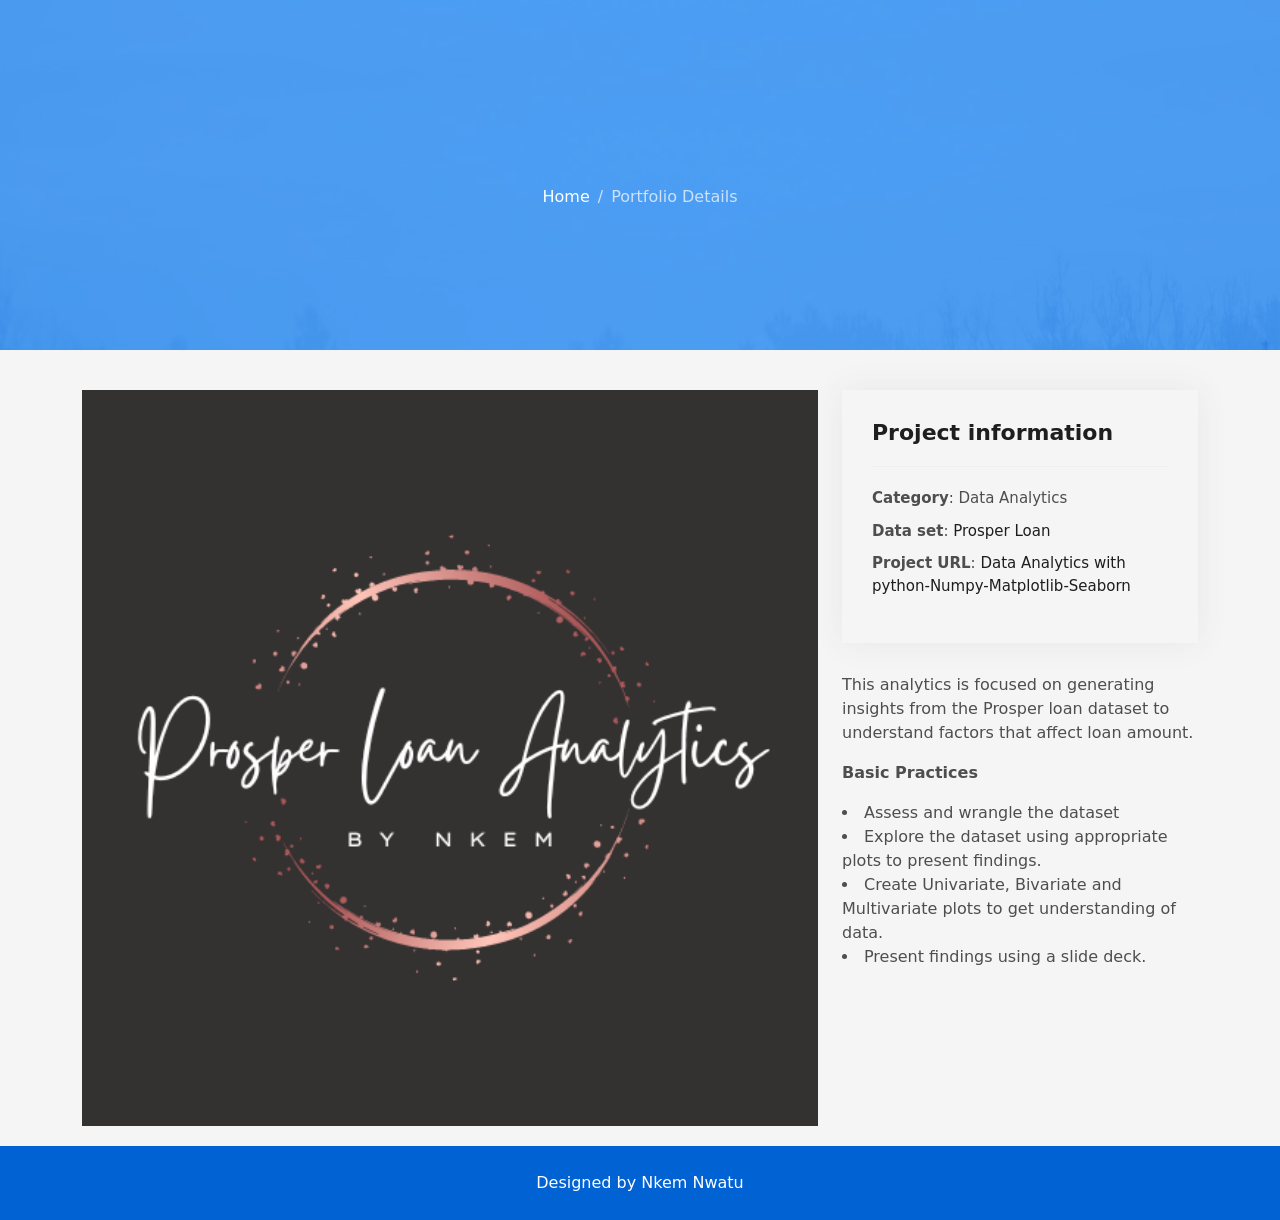
<file: portfolio-details.html>
<!DOCTYPE html>
<html lang="en">

<head>
  <meta charset="utf-8">
  <meta content="width=device-width, initial-scale=1.0" name="viewport">

  <title>DevFolio Bootstrap Portfolio Template - Portfolio Details</title>
  <meta content="" name="description">
  <meta content="" name="keywords">

  <!-- Favicons -->
  <link href="assets/img/favicon.png" rel="icon">
  <link href="assets/img/apple-touch-icon.png" rel="apple-touch-icon">

  <!-- Vendor CSS Files -->
  <link href="assets/vendor/bootstrap/css/bootstrap.min.css" rel="stylesheet">
  <link href="assets/vendor/bootstrap-icons/bootstrap-icons.css" rel="stylesheet">
  <link href="assets/vendor/glightbox/css/glightbox.min.css" rel="stylesheet">
  <link href="assets/vendor/swiper/swiper-bundle.min.css" rel="stylesheet">

  <!-- Template Main CSS File -->
  <link href="assets/css/style.css" rel="stylesheet">

  <!-- =======================================================
  * Template Name: DevFolio - v4.7.1
  * Template URL: https://bootstrapmade.com/devfolio-bootstrap-portfolio-html-template/
  * Author: BootstrapMade.com
  * License: https://bootstrapmade.com/license/
  ======================================================== -->
</head>

<body>

  <!-- ======= Header ======= -->


  <div class="hero hero-single route bg-image" style="background-image: url(assets/img/overlay-bg.jpg)">
    <div class="overlay-mf"></div>
    <div class="hero-content display-table">
      <div class="table-cell">
        <div class="container">
          <!-- <h2 class="hero-title mb-4">Portfolio Details</h2> -->
          <ol class="breadcrumb d-flex justify-content-center">
            <li class="breadcrumb-item">
              <a href="index.html">Home</a>
            </li>
            <li class="breadcrumb-item active">Portfolio Details</li>
          </ol>
        </div>
      </div>
    </div>
  </div>

  <main id="main">

    <!-- ======= Portfolio Details Section ======= -->
    <section id="portfolio-details" class="portfolio-details">
      <div class="container">

        <div class="row gy-4">

          <div class="col-lg-8">
            <div class="portfolio-details-slider swiper">
              <div class="swiper-wrapper align-items-center">

                <!-- <div class="swiper-slide">
                  <img src="assets/img/prosper slide.jpg" alt="">
                </div> -->

                <div class="swiper-slide">
                  <img src="assets/img/Prosper Loan Analytics.png" alt="">
                </div>

                <!-- <div class="swiper-slide">
                  <img src="assets/img/loan(1).jpg" alt="">
                </div> -->

              </div>
              <div class="swiper-pagination"></div>
            </div>
          </div>

          <div class="col-lg-4">
            <div class="portfolio-info">
              <h3>Project information</h3>
              <ul>
                <li><strong>Category</strong>: Data Analytics</li>
                <li><strong>Data set</strong>: <a target="_blank" href="https://s3.amazonaws.com/udacity-hosted-downloads/ud651/prosperLoanData.csv">Prosper Loan</a> </li>
                <li><strong>Project URL</strong>: <a target="_blank" href="https://github.com/Nkem-Nwatu/Prosper-loan-Data-Analysis-Visualization"> Data Analytics with python-Numpy-Matplotlib-Seaborn</a></li>
              </ul>
            </div>
            <div class="portfolio-description">
              <p>
                This analytics is focused on generating insights from the Prosper loan dataset to understand factors that affect loan amount.
                </p>
                <p> <b>Basic Practices  </b><br>
                  <li>Assess and wrangle the dataset</li>
                  <li>Explore the dataset using appropriate plots to present findings.</li>
                  <li>Create Univariate, Bivariate and Multivariate plots to get understanding of data.</li>
                  <li>Present findings using a slide deck.</li></p>
            </div>
          </div>

        </div>

      </div>
    </section><!-- End Portfolio Details Section -->

  </main><!-- End #main -->

  <!-- ======= Footer ======= -->
  <footer>
    <div class="container">
      <div class="row">
        <div class="col-sm-12">
          <div class="copyright-box">
            <!-- <p class="copyright">&copy; Copyright <strong>DevFolio</strong>. All Rights Reserved</p> -->
            <div class="credits">
              <!--
              All the links in the footer should remain intact.
              You can delete the links only if you purchased the pro version.
              Licensing information: https://bootstrapmade.com/license/
              Purchase the pro version with working PHP/AJAX contact form: https://bootstrapmade.com/buy/?theme=DevFolio
            -->
              Designed by <a href="#">Nkem Nwatu</a>
            </div>
          </div>
        </div>
      </div>
    </div>
  </footer><!-- End  Footer -->

  <div id="preloader"></div>
  <a href="#" class="back-to-top d-flex align-items-center justify-content-center"><i class="bi bi-arrow-up-short"></i></a>

  <!-- Vendor JS Files -->
  <script src="assets/vendor/purecounter/purecounter.js"></script>
  <script src="assets/vendor/bootstrap/js/bootstrap.bundle.min.js"></script>
  <script src="assets/vendor/glightbox/js/glightbox.min.js"></script>
  <script src="assets/vendor/swiper/swiper-bundle.min.js"></script>
  <script src="assets/vendor/typed.js/typed.min.js"></script>
  <script src="assets/vendor/php-email-form/validate.js"></script>

  <!-- Template Main JS File -->
  <script src="assets/js/main.js"></script>

</body>

</html>
</file>
<file: assets/styles.css>
@import url('https://fonts.googleapis.com/css2?family=DM+Sans:wght@400;500;600;700&family=Space+Grotesk:wght@500;600;700&display=swap');
:root{--ink:#102a43;--ink2:#243b53;--muted:#627d98;--paper:#f7f9fb;--line:#d9e2ec;--accent:#16a085;--accent2:#f2c94c;--white:#fff}
*{box-sizing:border-box}html{scroll-behavior:smooth}body{margin:0;background:var(--paper);color:var(--ink);font-family:"DM Sans",Arial,sans-serif;line-height:1.55}a{color:inherit;text-decoration:none}.container{width:min(1160px,calc(100% - 48px));margin:auto}.site-header{position:sticky;top:0;z-index:20;background:rgba(247,249,251,.92);backdrop-filter:blur(12px);border-bottom:1px solid rgba(217,226,236,.7)}.nav{height:70px;display:flex;align-items:center;justify-content:space-between}.brand{font-family:"Space Grotesk";font-weight:700;letter-spacing:.04em}.brand span{color:var(--accent)}.nav-links{display:flex;align-items:center;gap:28px;font-size:14px}.nav-link{position:relative;padding:8px 0;color:var(--muted);transition:color .2s ease}.nav-link:hover{color:var(--accent)}.nav-link.active{color:var(--accent)}.nav-link.active::after{content:"";position:absolute;left:0;right:0;bottom:1px;height:2px;background:var(--accent);border-radius:999px}.nav-cta{border:1px solid var(--ink);padding:7px 14px;border-radius:99px;background:transparent;color:var(--ink);font:inherit;font-weight:700;cursor:pointer}.nav-cta:hover{background:var(--ink);color:white}.menu{display:none;background:none;border:0;font-size:24px}.hero{height:calc(100svh - 82px);min-height:650px;display:grid;grid-template-columns:minmax(0,1.25fr) minmax(330px,.75fr);gap:54px;align-items:center;padding:34px 0 38px;overflow:hidden}.hero-copy{min-width:0;max-width:760px}.hero-side{position:relative;min-width:0;height:100%;display:flex;flex-direction:column;align-items:center;justify-content:center;gap:18px}.hero-photo-wrap{display:flex;justify-content:center;align-items:center;width:100%}.hero-photo{width:190px;height:245px;overflow:hidden;border-radius:12px;background:#e9eef2;box-shadow:12px 12px 0 #dce7ee}.hero-photo img{display:block;width:100%;height:100%;object-fit:cover;object-position:center 25%}.eyebrow{font-size:11px;letter-spacing:.18em;font-weight:700;color:var(--accent);margin:0 0 12px}.hero h1{font-family:"Space Grotesk";font-size:clamp(46px,5.2vw,70px);line-height:.98;letter-spacing:-.055em;margin:0 0 20px;max-width:820px}.hero-text{font-size:17px;line-height:1.55;color:var(--muted);max-width:700px}.hero-actions{display:flex;gap:12px;margin:24px 0}.button{padding:13px 19px;border-radius:8px;font-weight:700;font-size:14px;border:1px solid var(--line);background:white;color:var(--ink);transition:background .2s ease,color .2s ease,border-color .2s ease,transform .2s ease}.button:hover,.button:focus-visible{background:var(--ink);color:white;border-color:var(--ink);transform:translateY(-1px)}.primary,.secondary{background:white;color:var(--ink)}.proof-row{display:flex;gap:28px;margin-top:30px}.proof-row div{display:flex;flex-direction:column}.proof-row strong{font:700 25px "Space Grotesk"}.proof-row span{font-size:11px;color:var(--muted);max-width:120px}.hero-bring{position:relative;right:auto;bottom:auto;width:min(100%,370px);padding:22px 26px;background:var(--ink);color:white;border-radius:18px;box-shadow:12px 12px 0 #dce7ee;z-index:2}.mini-label{font-size:10px;letter-spacing:.16em;color:#9fb3c8;margin-bottom:10px}.signal{display:flex;gap:13px;padding:11px 0;border-top:1px solid rgba(255,255,255,.13)}.signal span{color:var(--accent2);font-weight:700;font-size:11px}.signal b,.signal small{display:block}.signal b{font-size:14px}.signal small{color:#bcccdc;margin-top:2px;font-size:11px}.ticker{overflow:hidden;background:#e8f0f5;border-top:1px solid var(--line);border-bottom:1px solid var(--line)}.ticker-track{display:flex;width:max-content;animation:ticker-loop 22s linear infinite}.ticker-group{display:flex;align-items:center;gap:42px;flex-shrink:0;padding:15px 42px 15px 0;font-size:11px;font-weight:700;letter-spacing:.12em;color:#486581}.ticker-group span{white-space:nowrap}.contact-cv{border:0;background:none;padding:0;text-align:left;font:inherit;font-size:18px;font-weight:600;color:inherit;cursor:pointer}.contact-cv:hover{color:var(--accent)}.cv-modal{display:none;position:fixed;inset:0;background:rgba(6,19,30,.72);z-index:60;padding:30px;overflow:auto}.cv-modal.open{display:flex;align-items:center;justify-content:center}.cv-modal-panel{background:white;max-width:520px;width:100%;border-radius:18px;padding:42px;position:relative}.cv-modal-panel h2{font:600 40px "Space Grotesk";line-height:1.05;margin:8px 0 12px}.cv-modal-copy{color:var(--muted);margin:0 0 24px}.cv-actions{display:flex;gap:12px;flex-wrap:wrap}@keyframes ticker-loop{to{transform:translateX(-50%)}}.section{padding:100px 0}.section-heading{display:grid;grid-template-columns:1fr .75fr;gap:70px;align-items:end;margin-bottom:45px}.section-heading h2,.about h2,.contact h2{font:600 clamp(34px,4vw,54px)/1.04 "Space Grotesk";letter-spacing:-.04em;margin:0}.section-heading>p{color:var(--muted);margin:0}.project-grid{display:grid;grid-template-columns:repeat(2,1fr);gap:18px}.project-card{background:white;border:1px solid var(--line);border-radius:14px;padding:28px;min-height:310px;display:flex;flex-direction:column;transition:.2s}.project-card:hover{transform:translateY(-4px);box-shadow:0 15px 35px rgba(16,42,67,.08)}.project-card.active{background:#edf7f5;border-color:#b8ddd5;box-shadow:0 15px 35px rgba(16,42,67,.08)}.project-top{display:flex;justify-content:space-between;align-items:center}.tag{font-size:10px;font-weight:700;letter-spacing:.12em;color:var(--accent)}.number{font:600 28px "Space Grotesk";color:#9fb3c8}.project-card h3{font:600 29px/1.1 "Space Grotesk";margin:40px 0 12px;letter-spacing:-.025em}.project-card p{color:var(--muted);margin:0;max-width:540px}.metric-strip{display:flex;gap:22px;margin-top:auto;padding-top:25px;font-size:12px;color:var(--muted)}.metric-strip b{color:var(--ink)}.text-button{border:0;background:none;padding:20px 0 0;text-align:left;font-weight:700;color:var(--ink);cursor:pointer;font-family:inherit}.dark{background:var(--ink);color:white}.light .eyebrow{color:var(--accent2)}.light>p{color:#bcccdc}.capability-grid{display:grid;grid-template-columns:repeat(3,1fr);gap:1px;background:#36556f;border:1px solid #36556f}.capability-grid>div{padding:32px;background:var(--ink)}.capability-grid span{color:var(--accent2);font-size:11px;font-weight:700}.capability-grid h3{font:600 23px "Space Grotesk";margin:20px 0 8px}.capability-grid p{color:#bcccdc;margin:0;font-size:14px}.about{display:grid;grid-template-columns:1fr .65fr;gap:100px}.about-main p:not(.eyebrow){color:var(--muted);max-width:690px;font-size:16px}.about-aside{padding-top:30px}.quote{font:500 26px/1.25 "Space Grotesk";padding-bottom:35px;border-bottom:1px solid var(--line)}.education{padding:20px 0;border-bottom:1px solid var(--line);display:flex;flex-direction:column;gap:4px}.education span{font-size:13px;color:var(--muted)}.proof-section{background:white;border-top:1px solid var(--line);border-bottom:1px solid var(--line)}.process{display:grid;grid-template-columns:repeat(4,1fr);gap:0;margin-top:35px}.process>div{padding:28px;border-left:1px solid var(--line)}.process b{color:var(--accent);font-size:12px}.process h3{font:600 24px "Space Grotesk";margin:25px 0 7px}.process p{color:var(--muted);font-size:14px;margin:0}.contact-section{background:#eaf3f6}.contact{display:grid;grid-template-columns:1fr;gap:55px;align-items:start}.contact>div>p:not(.eyebrow){color:var(--muted);max-width:760px}.contact-details{margin-top:24px}.contact-detail{display:inline-flex;align-items:center;gap:12px;font-size:18px;font-weight:600;color:var(--ink)}.contact-detail:hover{color:var(--accent)}.contact-icon{width:30px;height:30px;display:inline-flex;align-items:center;justify-content:center;color:#087cff}.contact-icon svg{width:23px;height:23px;fill:none;stroke:currentColor;stroke-width:1.7;stroke-linecap:round;stroke-linejoin:round}.social-links{display:flex;gap:14px;margin-top:24px}.social-link{width:58px;height:58px;border:3px solid #087cff;border-radius:50%;display:inline-flex;align-items:center;justify-content:center;color:var(--ink);transition:background .2s ease,color .2s ease,transform .2s ease,border-color .2s ease}.social-link svg{width:27px;height:27px;fill:currentColor;stroke:currentColor;stroke-width:1.7;stroke-linecap:round;stroke-linejoin:round}.social-link .fill-dot{fill:currentColor;stroke:none}.social-link:hover,.social-link:focus-visible{background:#087cff;color:white;transform:translateY(-2px)}.footer{padding:25px 0;background:#0b1f30;color:#9fb3c8;font-size:12px}.footer .container{display:flex;justify-content:space-between}.modal{display:none;position:fixed;inset:0;background:rgba(6,19,30,.72);z-index:50;padding:30px;overflow:auto}.modal.open{display:flex;align-items:center;justify-content:center}.modal-panel{background:white;max-width:800px;width:100%;max-height:90vh;overflow:auto;border-radius:18px;padding:42px;position:relative}.modal-close{position:absolute;right:20px;top:15px;border:0;background:none;font-size:32px;cursor:pointer;color:var(--muted)}.modal-panel h2{font:600 40px "Space Grotesk";line-height:1.05;margin:10px 0 20px}.modal-panel h3{font:600 18px "Space Grotesk";margin-top:28px}.modal-panel p,.modal-panel li{color:var(--muted)}.case-metrics{display:flex;gap:12px;flex-wrap:wrap;margin:22px 0}.case-metrics span{background:#edf7f5;padding:9px 12px;border-radius:7px;font-size:12px;font-weight:700;color:var(--ink)}@media(max-width:850px){.hero{height:auto;min-height:0;grid-template-columns:1fr;padding:55px 0 60px;overflow:visible}.hero-side{height:auto}.hero-photo{width:180px;height:235px}.hero-bring{width:min(100%,520px)}.nav-links{display:none}.menu{display:block}.hero,.about,.contact,.section-heading{grid-template-columns:1fr;gap:35px}.hero-photo-wrap{justify-content:center}.project-grid{grid-template-columns:1fr}.capability-grid{grid-template-columns:1fr}.process{grid-template-columns:1fr 1fr}.proof-row{gap:20px;flex-wrap:wrap}.footer .container{flex-direction:column;gap:8px}.modal-panel{padding:30px 24px}}@media(max-width:520px){.hero-bring{padding:22px 20px}.container{width:min(100% - 30px,1160px)}.hero h1{font-size:45px}.hero-photo{width:160px;height:210px;border-radius:10px;box-shadow:9px 9px 0 #dce7ee}.hero-photo img{object-position:center 25%}.process{grid-template-columns:1fr}.proof-row strong{font-size:23px}}
.contact-note{font-size:14px;color:var(--muted);line-height:1.5}.contact-form-wrap{margin-top:55px}.form-heading{max-width:680px;margin-bottom:22px}.form-heading h3{font:600 32px "Space Grotesk";margin:0 0 8px}.form-heading p:not(.eyebrow){color:var(--muted);margin:0}.google-form{display:block;width:100%;height:850px;border:1px solid var(--line);border-radius:14px;background:white}
@media(max-width:700px){.google-form{height:900px;border-radius:10px}}

.project-card:focus-visible{outline:3px solid var(--accent);outline-offset:3px}.contact-intro{margin-top:18px}.contact-intro a{font-weight:700;color:var(--ink);text-decoration:underline;text-underline-offset:3px}.contact-intro a:hover{color:var(--accent)}
</file>
<file: assets/css/style.css>
/**
* Template Name: DevFolio - v4.7.1
* Template URL: https://bootstrapmade.com/devfolio-bootstrap-portfolio-html-template/
* Author: BootstrapMade.com
* License: https://bootstrapmade.com/license/
*/

/*--------------------------------------------------------------
# General
--------------------------------------------------------------*/
body {
  background-color: #f5f5f5;
  color: #4e4e4e;
}

h1,
h2,
h3,
h4,
h5,
h6 {
  color: #1e1e1e;
}

a {
  color: #1e1e1e;
  text-decoration: none;
  transition: all 0.5s ease-in-out;
}
a:hover {
  color: #0078ff;
  text-decoration: none;
  transition: all 0.5s ease-in-out;
}

.p-r {
  position: relative;
}

.color-a {
  text-decoration: none;
  color: #0078ff;
}

.color-d {
  color: #f5f5f5;
}

.color-text-a {
  text-decoration: none;
  color: #4e4e4e;
}

.box-shadow, .card-blog, .work-box, .service-box, .paralax-mf {
  box-shadow: 0 13px 8px -10px rgba(0, 0, 0, 0.1);
}

.box-shadow-a, .button:hover {
  text-decoration: none;
  box-shadow: 0 0 0 4px #cde1f8;
}

.display-5 {
  font-size: 2.5rem;
  font-weight: 300;
  line-height: 1.1;
}

.display-6 {
  font-size: 2rem;
  font-weight: 300;
  line-height: 1.1;
}

.avatar {
  width: 32px;
  height: 32px;
  margin-right: 4px;
  overflow: hidden;
}

.bg-image {
  background-repeat: no-repeat;
  background-attachment: fixed;
  background-size: cover;
  background-position: center center;
}
@media (max-width: 1024px) {
  .bg-image {
    background-attachment: scroll;
  }
}

.overlay-mf {
  background-color: #0078ff;
}

.overlay-mf {
  position: absolute;
  top: 0;
  left: 0px;
  padding: 0;
  height: 100%;
  width: 100%;
  opacity: 0.7;
}

.paralax-mf {
  position: relative;
  padding: 8rem 0;
}

.display-table {
  width: 100%;
  height: 100%;
  display: table;
}

.table-cell {
  display: table-cell;
  vertical-align: middle;
}

/*--/ Sections /--*/
.sect-4 {
  padding: 4rem 0;
}

.sect-pt4 {
  padding-top: 4rem;
}

.sect-mt4 {
  margin-top: 4rem;
}

/*--/ Title s /--*/
.title-s {
  font-weight: 600;
  color: #1e1e1e;
  font-size: 1.1rem;
}

/*--/ Title A /--*/
.title-box {
  margin-bottom: 4rem;
}

.title-a {
  text-decoration: none;
  font-size: 3rem;
  font-weight: bold;
  text-transform: uppercase;
}

.subtitle-a {
  text-decoration: none;
  color: #4e4e4e;
}

.line-mf {
  width: 40px;
  height: 5px;
  background-color: #0078ff;
  margin: 0 auto;
}

/*--/ Title Left /--*/
.title-box-2 {
  margin-bottom: 3rem;
}

.title-left {
  font-size: 2rem;
  position: relative;
}
.title-left:before {
  content: "";
  position: absolute;
  height: 3px;
  background-color: #0078ff;
  width: 100px;
  bottom: -12px;
}

/*------/ Box /------*/
.box-pl2 {
  padding-left: 2rem;
}

.box-shadow-full {
  padding: 3rem 1.25rem;
  position: relative;
  background-color: #fff;
  margin-bottom: 3rem;
  z-index: 2;
  box-shadow: 0 1px 1px 0 rgba(0, 0, 0, 0.06), 0 2px 5px 0 rgba(0, 0, 0, 0.2);
}
@media (min-width: 768px) {
  .box-shadow-full {
    padding: 3rem;
  }
}

/*------/ Socials /------*/
.socials {
  padding: 1.5rem 0;
}
.socials ul li {
  display: inline-block;
}
.socials .ico-circle {
  height: 40px;
  width: 40px;
  font-size: 1.2rem;
  border-radius: 50%;
  line-height: 1.6;
  margin: 0 15px 0 0;
  box-shadow: 0 0 0 3px #0078ff;
  transition: all 500ms ease;
}
.socials .ico-circle:hover {
  background-color: #0078ff;
  color: #fff;
  box-shadow: 0 0 0 3px #cde1f8;
  transition: all 500ms ease;
}

/*------/ Ul resect /------*/
.ul-resect, .widget-tags ul, .widget-sidebar .list-sidebar, .box-comments .list-comments, .blog-wrapper .post-meta ul, .list-ico, .socials ul {
  list-style: none;
  padding-left: 0;
  margin-bottom: 0;
}

.list-ico {
  line-height: 2;
}
.list-ico span {
  color: #0078ff;
  margin-right: 10px;
}

/*------/ Ico Circle /------*/
.ico-circle {
  height: 100px;
  width: 100px;
  font-size: 2rem;
  border-radius: 50%;
  line-height: 1.55;
  margin: 0 auto;
  text-align: center;
  box-shadow: 0 0 0 10px #0078ff;
  display: block;
}

/*------/ Owl Carousel /------*/
.owl-theme .owl-dots {
  text-align: center;
  margin-top: 18px;
}
.owl-theme .owl-dots .owl-dot {
  display: inline-block;
}
.owl-theme .owl-dots .owl-dot span {
  width: 18px;
  height: 7px;
  margin: 5px 5px;
  background: #cde1f8;
  border: 0px solid #cde1f8;
  display: block;
  transition: all 0.6s ease-in-out;
  cursor: pointer;
}
.owl-theme .owl-dots .owl-dot:hover span {
  background-color: #cde1f8;
}
.owl-theme .owl-dots .owl-dot.active span {
  background-color: #1B1B1B;
  width: 25px;
}

/*--/ Scrolltop s /--*/
.scrolltop-mf {
  position: relative;
  display: none;
}
.scrolltop-mf span {
  z-index: 999;
  position: fixed;
  width: 42px;
  height: 42px;
  background-color: #0078ff;
  opacity: 0.7;
  font-size: 1.6rem;
  line-height: 1.5;
  text-align: center;
  color: #fff;
  top: auto;
  left: auto;
  right: 30px;
  bottom: 50px;
  cursor: pointer;
  border-radius: 50%;
}

/*--------------------------------------------------------------
# Back to top button
--------------------------------------------------------------*/
.back-to-top {
  position: fixed;
  visibility: hidden;
  opacity: 0;
  right: 15px;
  bottom: 15px;
  z-index: 996;
  background: #0078ff;
  width: 40px;
  height: 40px;
  border-radius: 50px;
  transition: all 0.4s;
}
.back-to-top i {
  font-size: 28px;
  color: #fff;
  line-height: 0;
}
.back-to-top:hover {
  background: #298eff;
  color: #fff;
}
.back-to-top.active {
  visibility: visible;
  opacity: 1;
}

/*------/ Prelaoder /------*/
#preloader {
  position: fixed;
  top: 0;
  left: 0;
  right: 0;
  bottom: 0;
  z-index: 9999;
  overflow: hidden;
  background: #fff;
}

#preloader:before {
  content: "";
  position: fixed;
  top: calc(50% - 30px);
  left: calc(50% - 30px);
  border: 6px solid #f2f2f2;
  border-top: 6px solid #0078ff;
  border-radius: 50%;
  width: 60px;
  height: 60px;
  -webkit-animation: animate-preloader 1s linear infinite;
  animation: animate-preloader 1s linear infinite;
}

@-webkit-keyframes animate-preloader {
  0% {
    transform: rotate(0deg);
  }
  100% {
    transform: rotate(360deg);
  }
}

@keyframes animate-preloader {
  0% {
    transform: rotate(0deg);
  }
  100% {
    transform: rotate(360deg);
  }
}
/*------/ Button /------*/
.button {
  display: inline-block;
  padding: 0.3rem 0.6rem;
  text-align: center;
  vertical-align: middle;
  -webkit-user-select: none;
  -moz-user-select: none;
  user-select: none;
  font-size: 1rem;
  border-radius: 0.3rem;
  border: 1px solid transparent;
  transition: all 500ms ease;
  cursor: pointer;
}
.button:focus {
  outline: 0;
}
.button:hover {
  background-color: #0062d3;
  color: #fff;
  transition: all 500ms ease;
}

.button-a {
  text-decoration: none;
  background-color: #0078ff;
  color: #fff;
  border-color: #cde1f8;
}

.button-big {
  padding: 0.9rem 2.3rem;
  font-size: 1.2rem;
}

.button-rouded {
  border-radius: 5rem;
}

.btn-lg {
  padding: 0.5rem 1rem;
  font-size: 1.25rem;
  line-height: 1.5;
  border-radius: 0.3rem;
}

/*--------------------------------------------------------------
# Header
--------------------------------------------------------------*/
#header {
  transition: all 0.5s;
  z-index: 997;
  padding: 20px 0;
}
#header .logo {
  font-size: 28px;
  margin: 0;
  padding: 0;
  font-weight: 600;
  letter-spacing: 1px;
}
#header .logo a {
  color: #fff;
}
#header .logo img {
  max-height: 40px;
}
#header.header-scrolled {
  background: rgba(0, 0, 0, 0.9);
  padding: 12px 0;
}

/*--------------------------------------------------------------
# Navigation Menu
--------------------------------------------------------------*/
/**
* Desktop Navigation 
*/
.navbar {
  padding: 0;
}
.navbar ul {
  margin: 0;
  padding: 0;
  display: flex;
  list-style: none;
  align-items: center;
}
.navbar li {
  position: relative;
}
.navbar > ul > li {
  white-space: nowrap;
  padding: 10px 0 10px 30px;
}
.navbar a, .navbar a:focus {
  display: flex;
  align-items: center;
  justify-content: space-between;
  color: #fff;
  font-size: 16px;
  font-weight: 600;
  padding: 0;
  white-space: nowrap;
  transition: 0.3s;
  letter-spacing: 0.4px;
  position: relative;
  text-transform: uppercase;
}
.navbar a i, .navbar a:focus i {
  font-size: 12px;
  line-height: 0;
  margin-left: 5px;
}
.navbar > ul > li > a:before {
  content: "";
  position: absolute;
  width: 100%;
  height: 2px;
  bottom: -6px;
  left: 0;
  width: 0;
  background-color: #fff;
  visibility: hidden;
  transition: all 0.3s ease-in-out 0s;
}
.navbar a:hover:before, .navbar li:hover > a:before, .navbar .active:before {
  visibility: visible;
  width: 80%;
}
.navbar a:hover, .navbar .active, .navbar .active:focus, .navbar li:hover > a {
  color: #fff;
}
.navbar .dropdown ul {
  display: block;
  position: absolute;
  left: 30px;
  top: calc(100% + 30px);
  margin: 0;
  padding: 10px 0;
  z-index: 99;
  opacity: 0;
  visibility: hidden;
  background: #fff;
  box-shadow: 0px 0px 30px rgba(127, 137, 161, 0.25);
  transition: 0.3s;
}
.navbar .dropdown ul li {
  min-width: 200px;
}
.navbar .dropdown ul a {
  padding: 10px 20px;
  font-size: 14px;
  text-transform: none;
  color: #4e4e4e;
}
.navbar .dropdown ul a i {
  font-size: 12px;
}
.navbar .dropdown ul a:hover, .navbar .dropdown ul .active:hover, .navbar .dropdown ul li:hover > a {
  color: #0078ff;
}
.navbar .dropdown:hover > ul {
  opacity: 1;
  top: 100%;
  visibility: visible;
}
.navbar .dropdown .dropdown ul {
  top: 0;
  left: calc(100% - 30px);
  visibility: hidden;
}
.navbar .dropdown .dropdown:hover > ul {
  opacity: 1;
  top: 0;
  left: 100%;
  visibility: visible;
}
@media (max-width: 1366px) {
  .navbar .dropdown .dropdown ul {
    left: -90%;
  }
  .navbar .dropdown .dropdown:hover > ul {
    left: -100%;
  }
}

/**
* Mobile Navigation 
*/
.mobile-nav-toggle {
  color: #fff;
  font-size: 28px;
  cursor: pointer;
  display: none;
  line-height: 0;
  transition: 0.5s;
}

@media (max-width: 991px) {
  .mobile-nav-toggle {
    display: block;
  }

  .navbar ul {
    display: none;
  }
}
.navbar-mobile {
  position: fixed;
  overflow: hidden;
  top: 0;
  right: 0;
  left: 0;
  bottom: 0;
  background: rgba(78, 78, 78, 0.9);
  transition: 0.3s;
  z-index: 999;
}
.navbar-mobile .mobile-nav-toggle {
  position: absolute;
  top: 15px;
  right: 15px;
}
.navbar-mobile ul {
  display: block;
  position: absolute;
  top: 55px;
  right: 15px;
  bottom: 15px;
  left: 15px;
  padding: 10px 0;
  background-color: #fff;
  overflow-y: auto;
  transition: 0.3s;
}
.navbar-mobile > ul > li {
  padding: 0;
}
.navbar-mobile a:hover:before, .navbar-mobile li:hover > a:before, .navbar-mobile .active:before {
  visibility: hidden;
}
.navbar-mobile a, .navbar-mobile a:focus {
  padding: 10px 20px;
  font-size: 15px;
  color: #4e4e4e;
}
.navbar-mobile a:hover, .navbar-mobile .active, .navbar-mobile li:hover > a {
  color: #0078ff;
}
.navbar-mobile .getstarted, .navbar-mobile .getstarted:focus {
  margin: 15px;
}
.navbar-mobile .dropdown ul {
  position: static;
  display: none;
  margin: 10px 20px;
  padding: 10px 0;
  z-index: 99;
  opacity: 1;
  visibility: visible;
  background: #fff;
  box-shadow: 0px 0px 30px rgba(127, 137, 161, 0.25);
}
.navbar-mobile .dropdown ul li {
  min-width: 200px;
}
.navbar-mobile .dropdown ul a {
  padding: 10px 20px;
}
.navbar-mobile .dropdown ul a i {
  font-size: 12px;
}
.navbar-mobile .dropdown ul a:hover, .navbar-mobile .dropdown ul .active:hover, .navbar-mobile .dropdown ul li:hover > a {
  color: #0078ff;
}
.navbar-mobile .dropdown > .dropdown-active {
  display: block;
}

/*--------------------------------------------------------------
# Hero Section
--------------------------------------------------------------*/
.hero {
  height: 100vh;
  position: relative;
  color: #fff;
}
.hero .hero-content {
  text-align: center;
  position: absolute;
}
.hero .overlay-itro {
  background-color: rgba(0, 0, 0, 0.6);
  position: absolute;
  top: 0;
  left: 0px;
  padding: 0;
  height: 100%;
  width: 100%;
  opacity: 0.9;
}
.hero .hero-title {
  color: #fff;
  font-weight: 600;
  font-size: 3rem;
}
@media (min-width: 768px) {
  .hero .hero-title {
    font-size: 4.5rem;
  }
}
.hero .hero-subtitle {
  font-size: 1.5rem;
  font-weight: 600;
}
@media (min-width: 768px) {
  .hero .hero-subtitle {
    font-size: 2.5rem;
  }
}
.hero .text-slider-items {
  display: none;
}

.hero-single {
  height: 350px;
}
.hero-single .hero-content {
  margin-top: 30px;
}
.hero-single .hero-title {
  text-transform: uppercase;
  font-size: 3rem;
}
@media (min-width: 768px) {
  .hero-single .hero-title {
    font-size: 3.5rem;
  }
}
.hero-single .breadcrumb {
  background-color: transparent;
  color: #0078ff;
}
.hero-single .breadcrumb .breadcrumb-item:before {
  color: #cde1f8;
}
.hero-single .breadcrumb .breadcrumb-item.active {
  color: #cde1f8;
}
.hero-single .breadcrumb a {
  color: #fff;
}

/*--------------------------------------------------------------
# About
--------------------------------------------------------------*/
.about-mf .box-shadow-full {
  padding-top: 4rem;
  padding-bottom: 4rem;
}
.about-mf .about-img {
  margin-bottom: 2rem;
}
.about-mf .about-img img {
  margin-left: 10px;
}
@media (min-width: 767px) {
  .about-mf .box-pl2 {
    margin-top: 3rem;
    padding-left: 0rem;
  }
}

.skill-mf span {
  color: #4e4e4e;
}
.skill-mf .progress {
  background-color: #cde1f8;
  margin: 0.5rem 0 1.2rem 0;
  border-radius: 0;
  height: 0.7rem;
}
.skill-mf .progress .progress-bar {
  height: 0.7rem;
  background-color: #0078ff;
}

/*--------------------------------------------------------------
# Services
--------------------------------------------------------------*/
.service-box {
  background-color: #fff;
  padding: 2.5rem 1.3rem;
  border-radius: 1rem;
  margin-bottom: 3rem;
  text-align: center;
}
.service-box:hover .ico-circle {
  transition: all 500ms ease;
  color: #fff;
  background-color: #0078ff;
  box-shadow: 0 0 0 10px #cde1f8;
}
.service-box .service-ico {
  margin-bottom: 1rem;
  color: #1e1e1e;
}
.service-box .ico-circle {
  transition: all 500ms ease;
  display: inline-flex;
  align-items: center;
  justify-content: center;
}
.service-box .ico-circle i {
  line-height: 0;
  font-size: 40px;
}
.service-box .s-title {
  font-size: 1.4rem;
  text-transform: uppercase;
  text-align: center;
  padding: 0.4rem 0;
}
.service-box .s-description {
  color: #4e4e4e;
}

/*--------------------------------------------------------------
# Counter
--------------------------------------------------------------*/
.counter-box {
  color: #fff;
  text-align: center;
}
@media (min-width: 577px) {
  .counter-box {
    margin-bottom: 1.8rem;
  }
}

.counter-ico {
  margin-bottom: 1rem;
}
.counter-ico .ico-circle {
  height: 60px;
  width: 60px;
  line-height: 1.5;
  box-shadow: 0 0 0 10px #cde1f8;
}

.counter-num .counter {
  font-size: 2rem;
  margin-bottom: 0;
}

/*--------------------------------------------------------------
# Portfolio
--------------------------------------------------------------*/
.work-box {
  margin-bottom: 3rem;
  -webkit-backface-visibility: hidden;
  backface-visibility: hidden;
  background-color: #fff;
}
.work-box:hover img {
  transform: scale(1.3);
}

.work-img {
  display: block;
  overflow: hidden;
}
.work-img img {
  transition: all 1s;
}

.work-content {
  padding: 2rem 3% 1rem 4%;
}
.work-content .w-more {
  color: #4e4e4e;
  font-size: 0.8rem;
}
.work-content .w-more .w-ctegory {
  color: #0078ff;
}
.work-content .w-like {
  font-size: 2.5rem;
  color: #0078ff;
  float: right;
}
.work-content .w-like a {
  color: #0078ff;
}
.work-content .w-like .num-like {
  font-size: 0.7rem;
}

.w-title {
  font-size: 1.2rem;
}

/*--------------------------------------------------------------
# Portfolio Details
--------------------------------------------------------------*/
.portfolio-details {
  padding-top: 40px;
}
.portfolio-details .portfolio-details-slider img {
  width: 100%;
}
.portfolio-details .portfolio-details-slider .swiper-pagination {
  margin-top: 20px;
  position: relative;
}
.portfolio-details .portfolio-details-slider .swiper-pagination .swiper-pagination-bullet {
  width: 12px;
  height: 12px;
  background-color: #fff;
  opacity: 1;
  border: 1px solid #0078ff;
}
.portfolio-details .portfolio-details-slider .swiper-pagination .swiper-pagination-bullet-active {
  background-color: #0078ff;
}
.portfolio-details .portfolio-info {
  padding: 30px;
  box-shadow: 0px 0 30px rgba(78, 78, 78, 0.08);
}
.portfolio-details .portfolio-info h3 {
  font-size: 22px;
  font-weight: 700;
  margin-bottom: 20px;
  padding-bottom: 20px;
  border-bottom: 1px solid #eee;
}
.portfolio-details .portfolio-info ul {
  list-style: none;
  padding: 0;
  font-size: 15px;
}
.portfolio-details .portfolio-info ul li + li {
  margin-top: 10px;
}
.portfolio-details .portfolio-description {
  padding-top: 30px;
}
.portfolio-details .portfolio-description h2 {
  font-size: 26px;
  font-weight: 700;
  margin-bottom: 20px;
}
.portfolio-details .portfolio-description p {
  padding: 0;
}

/*--------------------------------------------------------------
# Testimonials
--------------------------------------------------------------*/
.testimonial-box {
  color: #fff;
  text-align: center;
}
.testimonial-box .author-test {
  margin-top: 1rem;
}
.testimonial-box .author-test img {
  margin: 0 auto;
}
.testimonial-box .author {
  color: #fff;
  text-transform: uppercase;
  font-weight: 600;
  margin: 1rem 0;
  display: block;
  font-size: 1.4rem;
}
.testimonial-box .comit {
  font-size: 2rem;
  color: #0078ff;
  background-color: #fff;
  width: 52px;
  height: 52px;
  display: block;
  margin: 0 auto;
  border-radius: 50%;
  line-height: 1.6;
}
@media (min-width: 768px) {
  .testimonial-box .description {
    padding: 0 5rem;
  }
}
@media (min-width: 992px) {
  .testimonial-box .description {
    padding: 0 8rem;
  }
}
@media (min-width: 1200px) {
  .testimonial-box .description {
    padding: 0 13rem;
  }
}

.swiper-pagination {
  margin-top: 20px;
  position: relative;
}
.swiper-pagination .swiper-pagination-bullet {
  width: 12px;
  height: 12px;
  background-color: rgba(255, 255, 255, 0.4);
  opacity: 1;
}
.swiper-pagination .swiper-pagination-bullet-active {
  background-color: #fff;
}

/*--------------------------------------------------------------
# Contact
--------------------------------------------------------------*/
.footer-paralax {
  padding: 4rem 0 0 0;
}

.contact-mf {
  margin-top: 4rem;
}
@media (min-width: 767px) {
  .contact-mf .box-pl2 {
    margin-top: 3rem;
    padding-left: 0rem;
  }
}

.php-email-form .error-message {
  display: none;
  color: #fff;
  background: #ed3c0d;
  text-align: center;
  padding: 15px;
  font-weight: 600;
}
.php-email-form .sent-message {
  display: none;
  color: #fff;
  background: #18d26e;
  text-align: center;
  padding: 15px;
  font-weight: 600;
}
.php-email-form .loading {
  display: none;
  background: #fff;
  text-align: center;
  padding: 15px;
}
.php-email-form .loading:before {
  content: "";
  display: inline-block;
  border-radius: 50%;
  width: 24px;
  height: 24px;
  margin: 0 10px -6px 0;
  border: 3px solid #18d26e;
  border-top-color: #eee;
  -webkit-animation: animate-loading 1s linear infinite;
  animation: animate-loading 1s linear infinite;
}
.php-email-form input, .php-email-form textarea {
  border-radius: 0;
  box-shadow: none;
  font-size: 14px;
}
.php-email-form input:focus, .php-email-form textarea:focus {
  border-color: #0078ff;
}
.php-email-form input {
  padding: 10px 15px;
}
.php-email-form textarea {
  padding: 12px 15px;
  margin-bottom: 0;
}
.php-email-form button[type=submit] {
  background: #0078ff;
  border: 0;
  padding: 10px 24px;
  color: #fff;
  transition: 0.4s;
}
.php-email-form button[type=submit]:hover {
  background: #3393ff;
}

@-webkit-keyframes animate-loading {
  0% {
    transform: rotate(0deg);
  }
  100% {
    transform: rotate(360deg);
  }
}

@keyframes animate-loading {
  0% {
    transform: rotate(0deg);
  }
  100% {
    transform: rotate(360deg);
  }
}
/*--------------------------------------------------------------
# Blog
--------------------------------------------------------------*/
@media (min-width: 767px) {
  .card-blog {
    margin-bottom: 3rem;
  }
}
.card-blog .card-body {
  position: relative;
}
.card-blog .card-category-box {
  position: absolute;
  text-align: center;
  top: -16px;
  left: 15px;
  right: 15px;
  line-height: 25px;
  overflow: hidden;
}
.card-blog .card-category {
  display: inline-block;
  color: #fff;
  padding: 0 15px 5px;
  overflow: hidden;
  background-color: #0078ff;
  border-radius: 4px;
}
.card-blog .card-category .category {
  color: #fff;
  display: inline-block;
  text-transform: uppercase;
  font-size: 0.7rem;
  letter-spacing: 0.1px;
  margin-bottom: 0;
}
.card-blog .card-title {
  font-size: 1.3rem;
  margin-top: 0.6rem;
}
.card-blog .card-description {
  color: #4e4e4e;
}
.card-blog .post-author {
  display: inline-block;
}
.card-blog .post-date {
  color: #4e4e4e;
  display: inline-block;
  float: right;
}

/*--------------------------------------------------------------
# Blog Single
--------------------------------------------------------------*/
.post-box,
.form-comments,
.box-comments,
.widget-sidebar {
  padding: 2rem;
  background-color: #fff;
  margin-bottom: 3rem;
}
@media (min-width: 768px) {
  .post-box,
.form-comments,
.box-comments,
.widget-sidebar {
    padding: 3rem;
  }
}

.blog-wrapper .article-title {
  font-size: 1.5rem;
}
@media (min-width: 768px) {
  .blog-wrapper .article-title {
    font-size: 1.9rem;
  }
}
.blog-wrapper .post-meta {
  margin: 1rem 0;
}
.blog-wrapper .post-meta ul {
  border-left: 4px solid #0078ff;
  margin-top: 1rem;
}
.blog-wrapper .post-meta ul li {
  display: inline-block;
  margin-left: 15px;
}
.blog-wrapper .post-meta ul a {
  color: #0078ff;
}
.blog-wrapper .post-meta ul span {
  color: #1e1e1e;
}
.blog-wrapper .blockquote {
  border-left: 4px solid #0078ff;
  padding: 18px;
  font-style: italic;
}

/*------/ Comments /------*/
.box-comments .list-comments li {
  padding-bottom: 40px;
}
.box-comments .list-comments .comment-avatar {
  display: table-cell;
  vertical-align: top;
}
.box-comments .list-comments .comment-avatar img {
  width: 80px;
  height: 80px;
}
.box-comments .list-comments .comment-author {
  font-size: 1.3rem;
}
@media (min-width: 768px) {
  .box-comments .list-comments .comment-author {
    font-size: 1.5rem;
  }
}
.box-comments .list-comments .comment-details {
  display: table-cell;
  vertical-align: top;
  padding-left: 25px;
}
.box-comments .list-comments a {
  color: #0078ff;
}
.box-comments .list-comments span {
  color: #1e1e1e;
  font-style: italic;
}
.box-comments .comment-children {
  margin-left: 40px;
}

/*------/ Sidebar /------*/
.widget-sidebar .sidebar-title {
  font-size: 1.6rem;
  font-weight: 600;
  border-left: 5px solid #0078ff;
  padding-left: 15px;
  text-transform: uppercase;
  margin-bottom: 1.5rem;
}
.widget-sidebar .list-sidebar li {
  position: relative;
  padding: 6px 0 6px 24px;
}
.widget-sidebar .list-sidebar li:before {
  position: absolute;
  content: "";
  width: 10px;
  height: 1px;
  left: 0;
  background-color: #0078ff;
  top: 20px;
}

.sidebar-search input {
  background-color: #fff;
  border-radius: 0;
  transition: all 0.5s ease-in-out;
}
.sidebar-search .btn-search {
  background-color: #0078ff;
  border-color: #0078ff;
  border-radius: 0;
  padding-left: 20px;
  padding-right: 20px;
}

.widget-tags ul li {
  display: inline-block;
  background-color: #0078ff;
  padding: 0.2rem 0.6rem;
  margin-bottom: 0.5rem;
  border-radius: 15px;
}
.widget-tags ul li a {
  color: #fff;
}

/*--------------------------------------------------------------
# Footer
--------------------------------------------------------------*/
footer {
  text-align: center;
  color: #fff;
  padding: 25px 0;
  background: #0062d3;
}
footer .copyright {
  margin-bottom: 0.3rem;
}
footer .credits {
  margin-bottom: 0;
}
footer .credits a {
  color: #fff;
}
</file>
